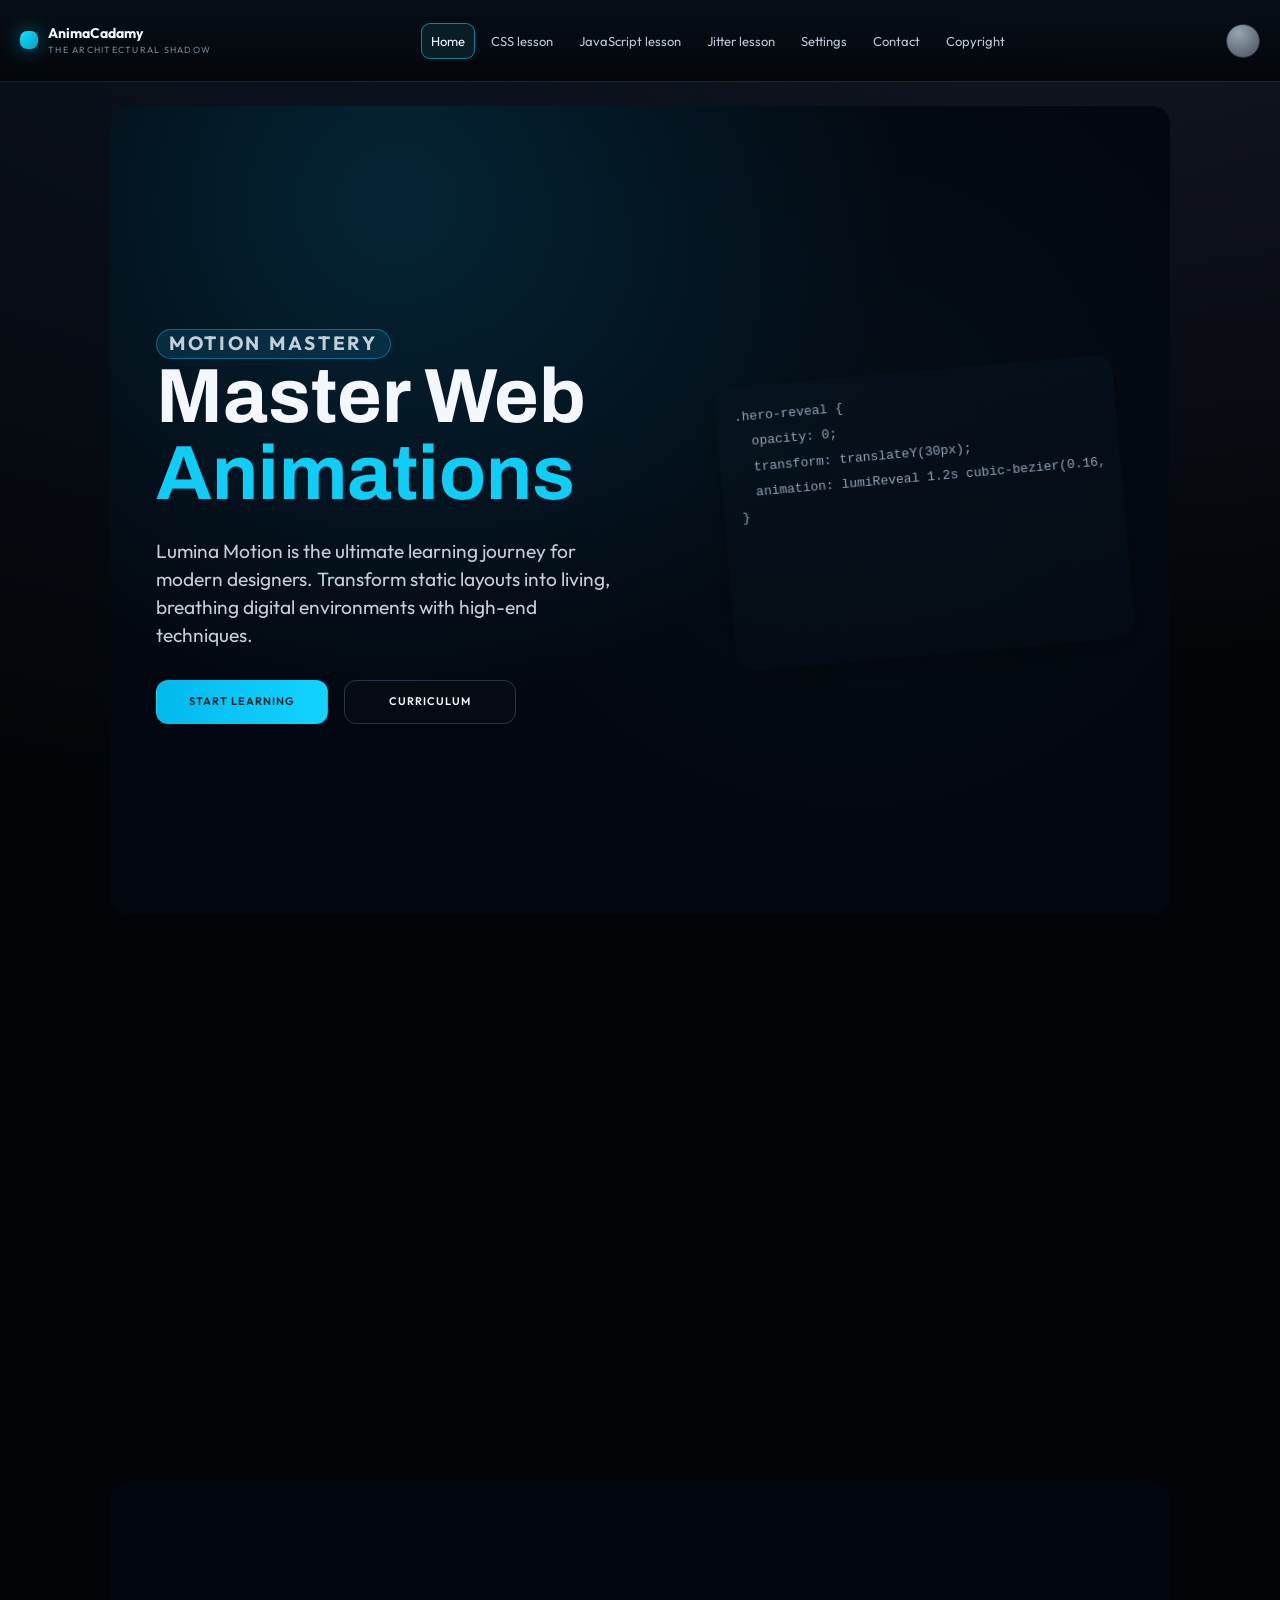
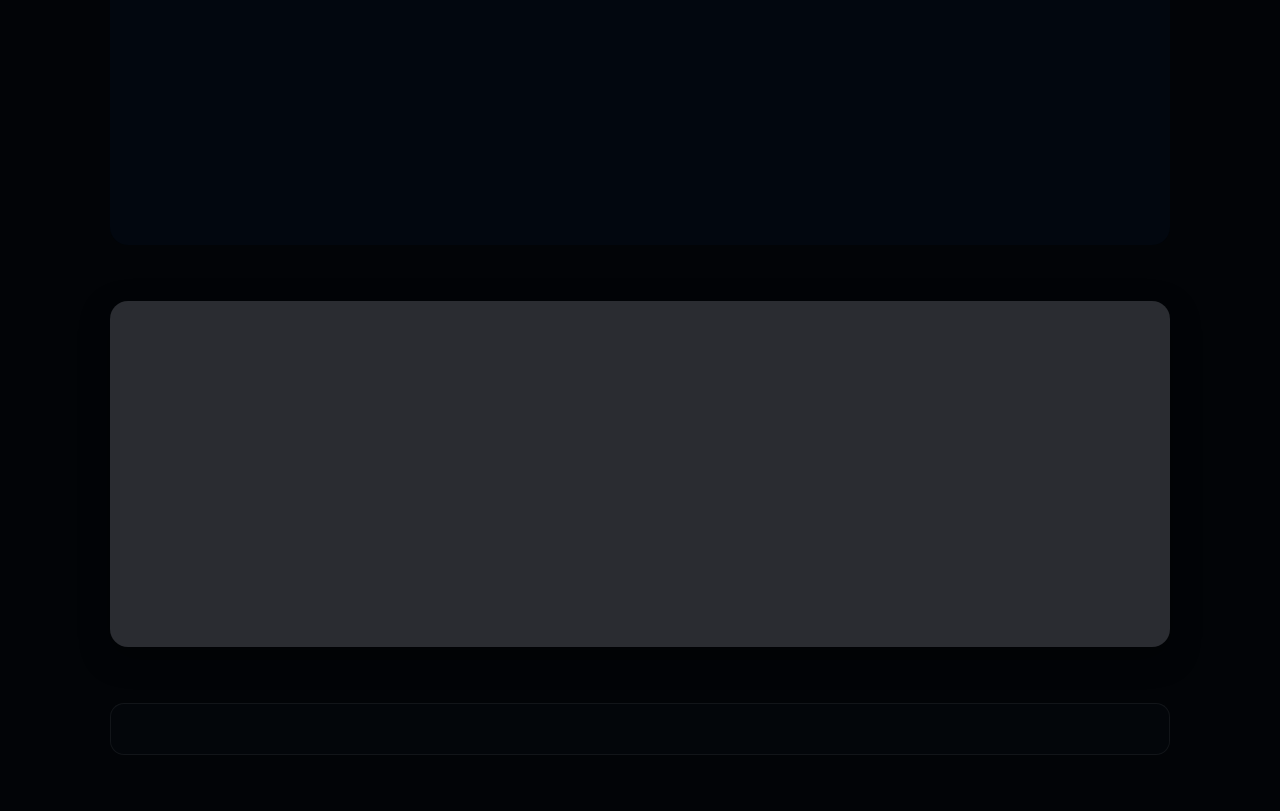
<file: index.html>
<!doctype html>
<html lang="en">
  <head>
    <meta charset="UTF-8" />
    <meta name="viewport" content="width=device-width, initial-scale=1.0" />
    <title>AnimaCadamy</title>
    <meta name="description" content="AnimaCadamy helps you master web animation with guided CSS and JavaScript lessons." />
    <meta name="theme-color" content="#090d13" />
    <link rel="stylesheet" href="styles/tokens.css" />
    <link rel="stylesheet" href="styles/base.css" />
    <link rel="stylesheet" href="styles/shell.css" />
    <link rel="stylesheet" href="styles/page-home.css" />
  </head>
  <body class="page-home">
    <div class="app-shell">
      <header class="app-navbar">
        <a class="brand" href="index.html">
          <span class="brand-mark"></span>
          <div>
            <strong>AnimaCadamy</strong>
            <span>The Architectural Shadow</span>
          </div>
        </a>

        <nav class="app-nav" id="primary-navigation" aria-label="primary navigation" data-nav-menu>
          <a class="nav-link nav-link-home" href="index.html">Home</a>
          <a class="nav-link nav-link-lessons" href="lessonsCSS.html">CSS lesson</a>
          <a class="nav-link nav-link-lessons" href="lessonsJavaScript.html">JavaScript lesson</a>
          <a class="nav-link nav-link-lessons" href="lessonsJitter.html">Jitter lesson</a>
          <a class="nav-link nav-link-settings" href="settings.html">Settings</a>
          <a class="nav-link" href="contact.html">Contact</a>
          <a class="nav-link" href="copyright.html">Copyright</a>
        </nav>

        <div class="app-navbar-actions">
          <button class="menu-toggle" type="button" aria-label="Open menu" aria-expanded="false" aria-controls="primary-navigation" data-menu-toggle>
            <span class="menu-toggle__bar"></span>
            <span class="menu-toggle__bar"></span>
            <span class="menu-toggle__bar"></span>
          </button>
          <a href="account.html" aria-label="Open account settings"><div class="avatar" aria-hidden="true"></div></a>
        </div>
      </header>

      <main class="home-page">
        <section class="hero card">
          <div class="hero-copy">
            <p class="hero-kicker">Motion mastery</p>
            <h1>Master Web <span>Animations</span></h1>
            <p>
              Lumina Motion is the ultimate learning journey for modern designers. Transform static layouts into living, breathing digital environments with high-end techniques.
            </p>
            <div class="hero-actions">
              <a class="btn btn-run-cyan" href="lessonsCSS.html#lesson-1">Start Learning</a>
              <a class="btn btn-ghost" href="lessonsCSS.html">Curriculum</a>
            </div>
          </div>
          <div class="hero-code card">
            <pre><code>.hero-reveal {
  opacity: 0;
  transform: translateY(30px);
  animation: lumiReveal 1.2s cubic-bezier(0.16, 1, 0.3, 1);
}</code></pre>
          </div>
        </section>

        <section class="tracks-section">
          <div class="section-head">
            <div>
              <h2>Course Tracks</h2>
              <p>Specialized pathways designed to take you from core concepts to production-grade animation mastery.</p>
            </div>
            <a class="tracks-link" href="lessonsCSS.html">Full Curriculum →</a>
          </div>

          <div class="tracks-grid">
            <article class="track-card card" id="track-lesson-1">
              <span class="track-icon">🎬</span>
              <h3>CSS</h3>
              <p>The foundation to developing modern looking and responsive websites.</p>
              <a class="btn btn-ghost" href="lessonsCSS.html#lesson-1">Get Started</a>
            </article>
            <article class="track-card card" id="track-lesson-2">
              <span class="track-icon">JS</span>
              <h3>JavaScript</h3>
              <p>A web designers best friend for making their website interactive and functional.</p>
              <a class="btn btn-ghost" href="lessonsJavaScript.html#lesson-3" onclick="if(!LessonProgression.isLessonUnlocked(3)){event.preventDefault();alert('Complete CSS lesson first!')}">Get Started</a>
            </article>
            <article class="track-card card" id="track-lesson-3">
              <span class="track-icon">≋</span>
              <h3>Jitter</h3>
              <p>A great tool for creating simple to advanced animations to use for any project.</p>
              <a class="btn btn-ghost" href="lessonsJitter.html#lesson-5" onclick="handleJitterClick(event)">Get Started</a>
            </article>
          </div>
        </section>

        <section class="architecture-section card">
          <h2>The Learning Architecture</h2>
          <p class="architecture-subtitle">Four steps to absolute proficiency</p>
          <div class="architecture-grid">
            <article>
              <span class="step-number">1</span>
              <h3>Preview</h3>
              <p>Observe high-end animation examples in real-world apps.</p>
            </article>
            <article>
              <span class="step-number">2</span>
              <h3>Explore</h3>
              <p>Hands-on sandbox mode to tweak parameters and see live results.</p>
            </article>
            <article>
              <span class="step-number">3</span>
              <h3>Understand</h3>
              <p>Break down the mathematical physics and curves behind it.</p>
            </article>
            <article>
              <span class="step-number">4</span>
              <h3>Build</h3>
              <p>Complete a capstone project and publish to your portfolio.</p>
            </article>
          </div>
        </section>

        <section class="spotlight card">
          <div class="spotlight-copy">
            <p class="hero-kicker">Spotlight session</p>
            <h2>Pulsing effect</h2>
            <p>Stop using basic ease-in-out. Learn how to craft custom cubic-bezier strings that make your interfaces feel weighted, organic, and truly alive.</p>
            <a class="btn btn-run-cyan" href="lessonsCSS.html#lesson-1">Access Lesson</a>
          </div>
          <div class="spotlight-preview">
            <div class="pulse-dot"></div>
          </div>
        </section>

        <footer class="home-footer">
          <span>© 2024 Anima Cadamy</span>
          <a href="copyright.html">Legal</a>
          <a href="contact.html">Contact</a>
          <span>Crafted for everyone</span>
        </footer>
      </main>
    </div>

    <!-- Jitter Access Denied Modal -->
    <div id="jitterLockedModal" class="modal" style="display: none;">
      <div class="modal-overlay"></div>
      <div class="modal-content" style="max-width: 400px;">
        <div class="locked-message">
          <div class="lock-icon">🔒</div>
          <h2>Jitter Lessons Locked</h2>
          <p>You have to buy Architect Pro to access this course.</p>
          <p class="locked-description">Unlock Lessons 5 & 6 and master advanced jitter animations with your pro subscription.</p>
          
          <div class="modal-actions">
            <button type="button" class="btn btn-ghost" id="closeLocked">Close</button>
            <button type="button" class="btn btn-run-cyan" id="buyFromLocked">Buy Architect Pro</button>
          </div>
        </div>
      </div>
    </div>

    <script src="js/app.js"></script>
  </body>
</html>
</file>
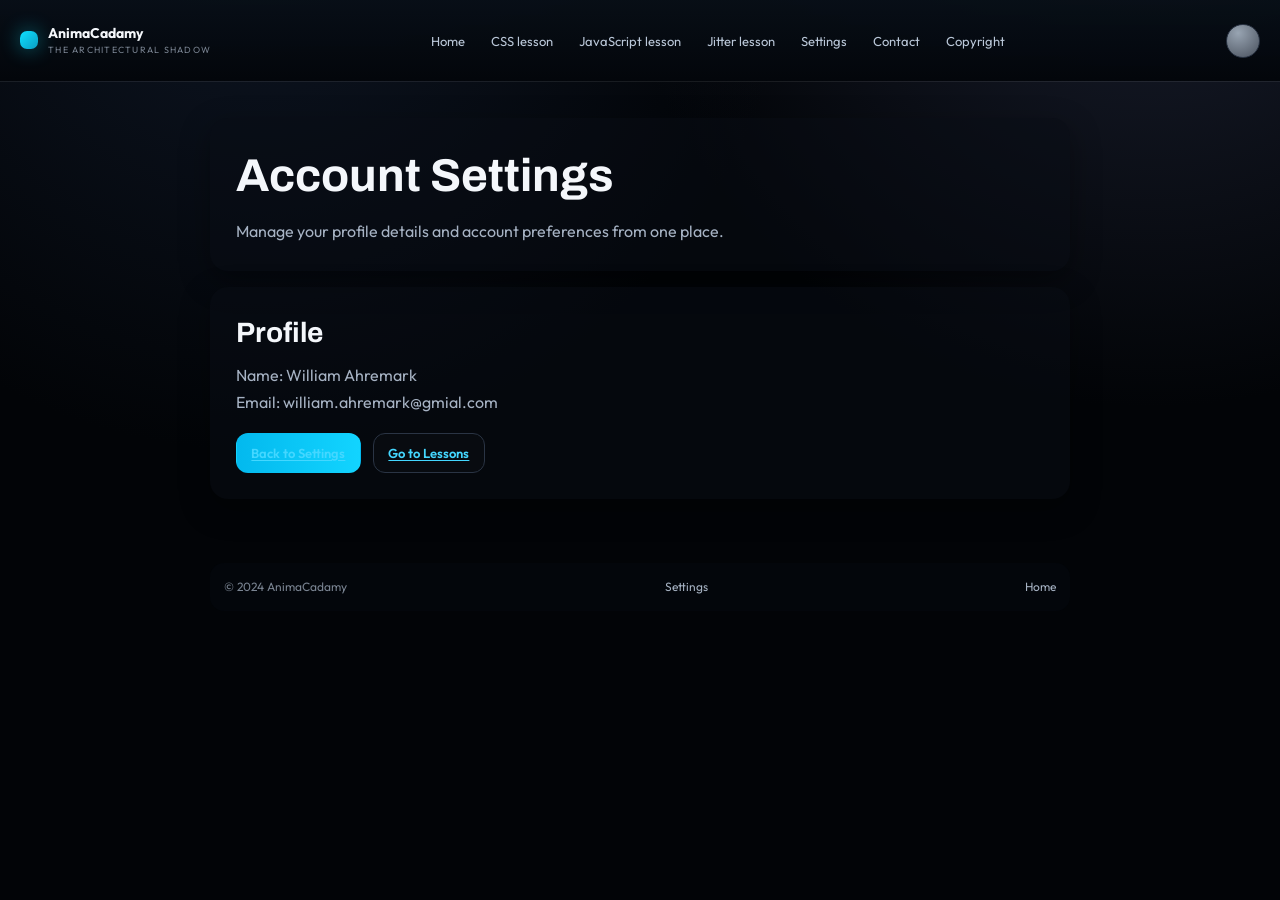
<file: account.html>
<!doctype html>
<html lang="en">
  <head>
    <meta charset="UTF-8" />
    <meta name="viewport" content="width=device-width, initial-scale=1.0" />
    <title>Account Settings</title>
    <meta name="description" content="Manage your AnimaCadamy profile details and preferences." />
    <meta name="theme-color" content="#090d13" />
    <link rel="stylesheet" href="styles/tokens.css" />
    <link rel="stylesheet" href="styles/base.css" />
    <link rel="stylesheet" href="styles/shell.css" />
    <link rel="stylesheet" href="styles/page-basic.css" />
  </head>
  <body class="page-account">
    <div class="app-shell">
      <header class="app-navbar">
        <a class="brand" href="index.html">
          <span class="brand-mark"></span>
          <div>
            <strong>AnimaCadamy</strong>
            <span>The Architectural Shadow</span>
          </div>
        </a>

        <nav class="app-nav" id="primary-navigation" aria-label="primary navigation" data-nav-menu>
          <a class="nav-link nav-link-home" href="index.html">Home</a>
          <a class="nav-link nav-link-lessons" href="lessonsCSS.html">CSS lesson</a>
          <a class="nav-link nav-link-lessons" href="lessonsJavaScript.html">JavaScript lesson</a>
          <a class="nav-link" href="lessonsJitter.html">Jitter lesson</a>
          <a class="nav-link nav-link-settings" href="settings.html">Settings</a>
          <a class="nav-link" href="contact.html">Contact</a>
          <a class="nav-link" href="copyright.html">Copyright</a>
        </nav>

        <div class="app-navbar-actions">
          <button class="menu-toggle" type="button" aria-label="Open menu" aria-expanded="false" aria-controls="primary-navigation" data-menu-toggle>
            <span class="menu-toggle__bar"></span>
            <span class="menu-toggle__bar"></span>
            <span class="menu-toggle__bar"></span>
          </button>
          <a href="account.html" aria-label="Open account settings"><div class="avatar" aria-hidden="true"></div></a>
        </div>
      </header>

      <main class="page-basic">
        <section class="card basic-card">
          <h1>Account Settings</h1>
          <p>Manage your profile details and account preferences from one place.</p>
        </section>

        <section class="card basic-card">
          <h2>Profile</h2>
          <p>Name: William Ahremark</p>
          <p>Email: william.ahremark@gmial.com</p>
          <div class="form-actions" style="margin-top: 14px;">
            <a class="btn btn-run-cyan" href="settings.html">Back to Settings</a>
            <a class="btn btn-ghost" href="lessonsCSS.html">Go to Lessons</a>
          </div>
        </section>
      </main>

      <footer class="compact-footer">
        <span>© 2024 AnimaCadamy</span>
        <a href="settings.html">Settings</a>
        <a href="index.html">Home</a>
      </footer>
    </div>

    <script src="js/app.js"></script>
  </body>
</html>
</file>
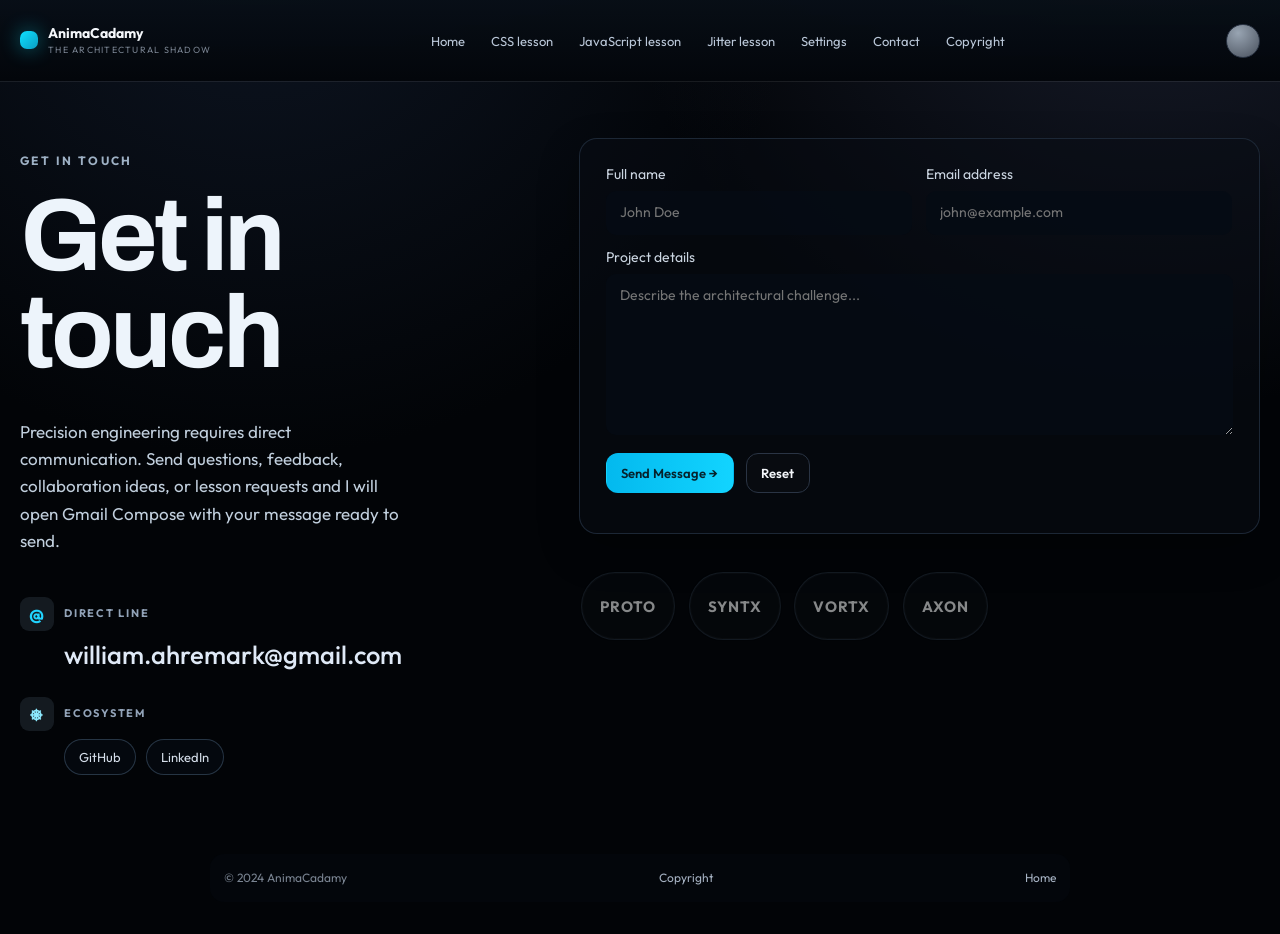
<file: contact.html>
<!doctype html>
<html lang="en">
  <head>
    <meta charset="UTF-8" />
    <meta name="viewport" content="width=device-width, initial-scale=1.0" />
    <title>Contact</title>
    <meta name="description" content="Contact AnimaCadamy for feedback, collaboration, and support." />
    <meta name="theme-color" content="#090d13" />
    <link rel="stylesheet" href="styles/tokens.css" />
    <link rel="stylesheet" href="styles/base.css" />
    <link rel="stylesheet" href="styles/shell.css" />
    <link rel="stylesheet" href="styles/page-basic.css" />
  </head>
  <body class="page-contact">
    <div class="app-shell">
      <header class="app-navbar">
        <a class="brand" href="index.html">
          <span class="brand-mark"></span>
          <div>
            <strong>AnimaCadamy</strong>
            <span>The Architectural Shadow</span>
          </div>
        </a>

        <nav class="app-nav" id="primary-navigation" aria-label="primary navigation" data-nav-menu>
          <a class="nav-link nav-link-home" href="index.html">Home</a>
          <a class="nav-link nav-link-lessons" href="lessonsCSS.html">CSS lesson</a>
          <a class="nav-link nav-link-lessons" href="lessonsJavaScript.html">JavaScript lesson</a>
          <a class="nav-link" href="lessonsJitter.html">Jitter lesson</a>
          <a class="nav-link nav-link-settings" href="settings.html">Settings</a>
          <a class="nav-link" href="contact.html">Contact</a>
          <a class="nav-link" href="copyright.html">Copyright</a>
        </nav>

        <div class="app-navbar-actions">
          <button class="menu-toggle" type="button" aria-label="Open menu" aria-expanded="false" aria-controls="primary-navigation" data-menu-toggle>
            <span class="menu-toggle__bar"></span>
            <span class="menu-toggle__bar"></span>
            <span class="menu-toggle__bar"></span>
          </button>
          <a href="settings.html" aria-label="Open account settings"><div class="avatar" aria-hidden="true"></div></a>
        </div>
      </header>

      <main class="page-basic contact-layout">
        <section class="contact-intro">
          <p class="contact-kicker">Get in touch</p>
          <h1>Get in touch</h1>
          <p class="contact-summary">
            Precision engineering requires direct communication. Send questions, feedback, collaboration ideas, or lesson requests and I will open Gmail Compose with your message ready to send.
          </p>

          <div class="contact-info-card">
            <div class="contact-info-item">
              <p class="contact-info-label">Direct line</p>
              <a class="contact-info-value" href="mailto:william.ahremark@gmail.com">william.ahremark@gmail.com</a>
            </div>

            <div class="contact-info-item">
              <p class="contact-info-label">Ecosystem</p>
              <div class="contact-social-row" aria-label="social links">
                <a class="contact-social-pill" href="https://github.com/" target="_blank" rel="noopener noreferrer">GitHub</a>
                <a class="contact-social-pill" href="https://www.linkedin.com/" target="_blank" rel="noopener noreferrer">LinkedIn</a>
              </div>
            </div>
          </div>
        </section>

        <section class="contact-stack">
          <section class="card basic-card contact-panel">
            <form id="contactForm" class="form-grid contact-form">
            <div class="contact-form-grid">
              <label>
                Full name
                <input name="name" type="text" placeholder="John Doe" autocomplete="name" required />
              </label>
              <label>
                Email address
                <input name="email" type="email" placeholder="john@example.com" autocomplete="email" required />
              </label>
            </div>

            <label>
              Project details
              <textarea name="message" rows="7" placeholder="Describe the architectural challenge..." autocomplete="off" required></textarea>
            </label>

            <div class="form-actions contact-actions">
              <button class="btn btn-run-cyan" type="submit">Send Message →</button>
              <button class="btn btn-ghost" type="reset">Reset</button>
            </div>

            <p id="contactResult" class="muted" aria-live="polite"></p>
          </form>
          </section>

          <div class="contact-token-row" aria-label="Contact strengths">
            <span class="contact-token">PROTO</span>
            <span class="contact-token">SYNTX</span>
            <span class="contact-token">VORTX</span>
            <span class="contact-token">AXON</span>
          </div>
        </section>
      </main>

      <footer class="compact-footer">
        <span>© 2024 AnimaCadamy</span>
        <a href="copyright.html">Copyright</a>
        <a href="index.html">Home</a>
      </footer>
    </div>

    <script src="js/app.js"></script>
    <script>
      const contactForm = document.getElementById('contactForm');
      const result = document.getElementById('contactResult');
      const recipient = 'william.ahremark@gmail.com';

      const buildGmailUrl = ({ name, email, message }) => {
        const subject = encodeURIComponent(`AnimaCadamy contact from ${name || 'Visitor'}`);
        const body = encodeURIComponent(`Name: ${name || ''}\nEmail: ${email || ''}\n\nMessage:\n${message || ''}`);
        return `https://mail.google.com/mail/?view=cm&fs=1&to=${encodeURIComponent(recipient)}&su=${subject}&body=${body}`;
      };

      if (contactForm && result) {
        contactForm.addEventListener('submit', (event) => {
          event.preventDefault();
          const formData = new FormData(contactForm);
          const url = buildGmailUrl({
            name: formData.get('name'),
            email: formData.get('email'),
            message: formData.get('message')
          });

          result.textContent = 'Opening Gmail Compose with your message...';
          window.open(url, '_blank', 'noopener,noreferrer');
        });
      }
    </script>
  </body>
</html>
</file>
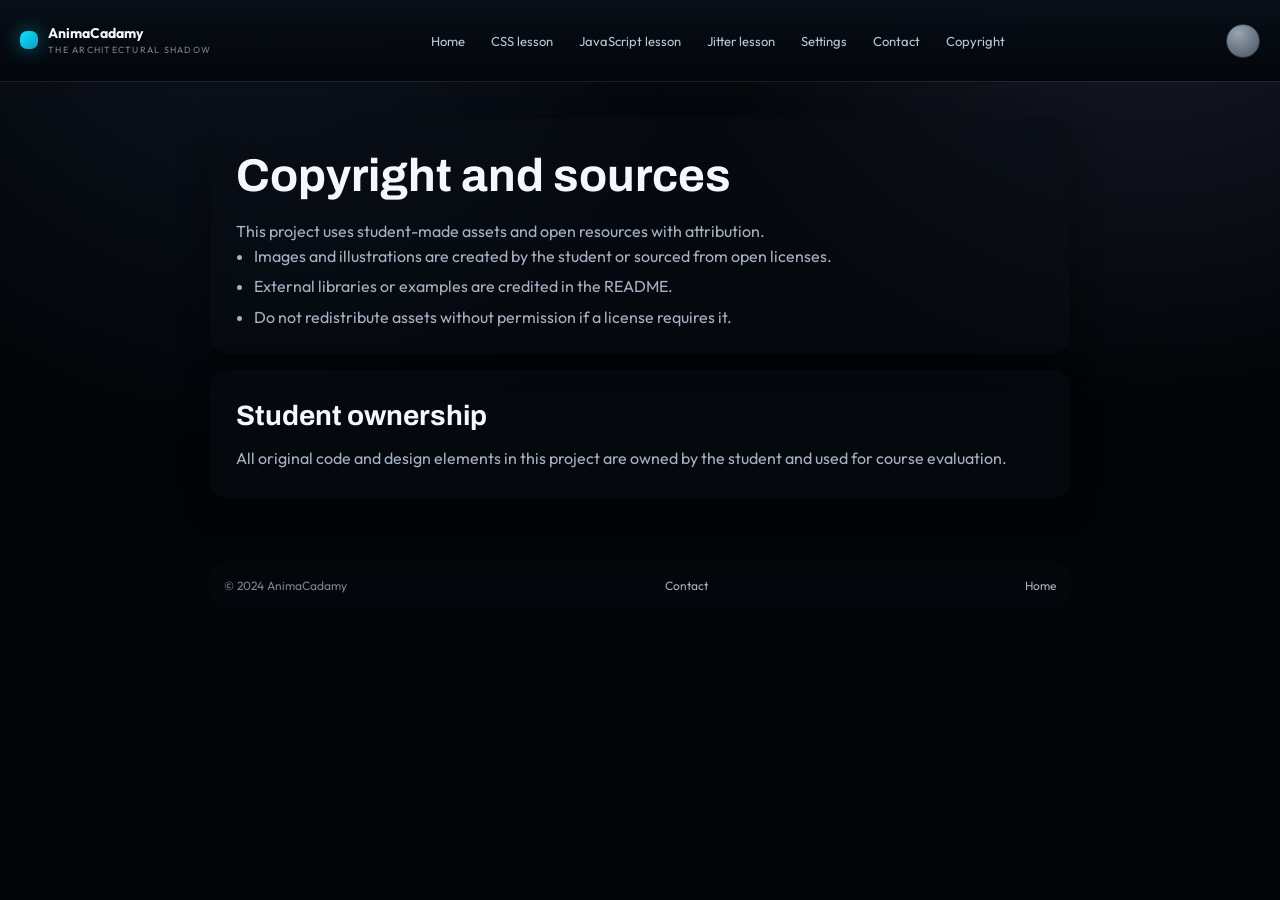
<file: copyright.html>
<!doctype html>
<html lang="en">
  <head>
    <meta charset="UTF-8" />
    <meta name="viewport" content="width=device-width, initial-scale=1.0" />
    <title>Copyright</title>
    <meta name="description" content="Copyright and licensing information for AnimaCadamy content." />
    <meta name="theme-color" content="#090d13" />
    <link rel="stylesheet" href="styles/tokens.css" />
    <link rel="stylesheet" href="styles/base.css" />
    <link rel="stylesheet" href="styles/shell.css" />
    <link rel="stylesheet" href="styles/page-basic.css" />
  </head>
  <body class="page-copyright">
    <div class="app-shell">
      <header class="app-navbar">
        <a class="brand" href="index.html">
          <span class="brand-mark"></span>
          <div>
            <strong>AnimaCadamy</strong>
            <span>The Architectural Shadow</span>
          </div>
        </a>

        <nav class="app-nav" id="primary-navigation" aria-label="primary navigation" data-nav-menu>
          <a class="nav-link nav-link-home" href="index.html">Home</a>
          <a class="nav-link nav-link-lessons" href="lessonsCSS.html">CSS lesson</a>
          <a class="nav-link nav-link-lessons" href="lessonsJavaScript.html">JavaScript lesson</a>
          <a class="nav-link" href="lessonsJitter.html">Jitter lesson</a>
          <a class="nav-link nav-link-settings" href="settings.html">Settings</a>
          <a class="nav-link" href="contact.html">Contact</a>
          <a class="nav-link" href="copyright.html">Copyright</a>
        </nav>

        <div class="app-navbar-actions">
          <button class="menu-toggle" type="button" aria-label="Open menu" aria-expanded="false" aria-controls="primary-navigation" data-menu-toggle>
            <span class="menu-toggle__bar"></span>
            <span class="menu-toggle__bar"></span>
            <span class="menu-toggle__bar"></span>
          </button>
          <a href="settings.html" aria-label="Open account settings"><div class="avatar" aria-hidden="true"></div></a>
        </div>
      </header>

      <main class="page-basic">
        <section class="card basic-card">
          <h1>Copyright and sources</h1>
          <p>This project uses student-made assets and open resources with attribution.</p>
          <ul class="info-list">
            <li>Images and illustrations are created by the student or sourced from open licenses.</li>
            <li>External libraries or examples are credited in the README.</li>
            <li>Do not redistribute assets without permission if a license requires it.</li>
          </ul>
        </section>

        <section class="card basic-card">
          <h2>Student ownership</h2>
          <p>All original code and design elements in this project are owned by the student and used for course evaluation.</p>
        </section>
      </main>

      <footer class="compact-footer">
        <span>© 2024 AnimaCadamy</span>
        <a href="contact.html">Contact</a>
        <a href="index.html">Home</a>
      </footer>
    </div>

    <script src="js/app.js"></script>
  </body>
</html>
</file>
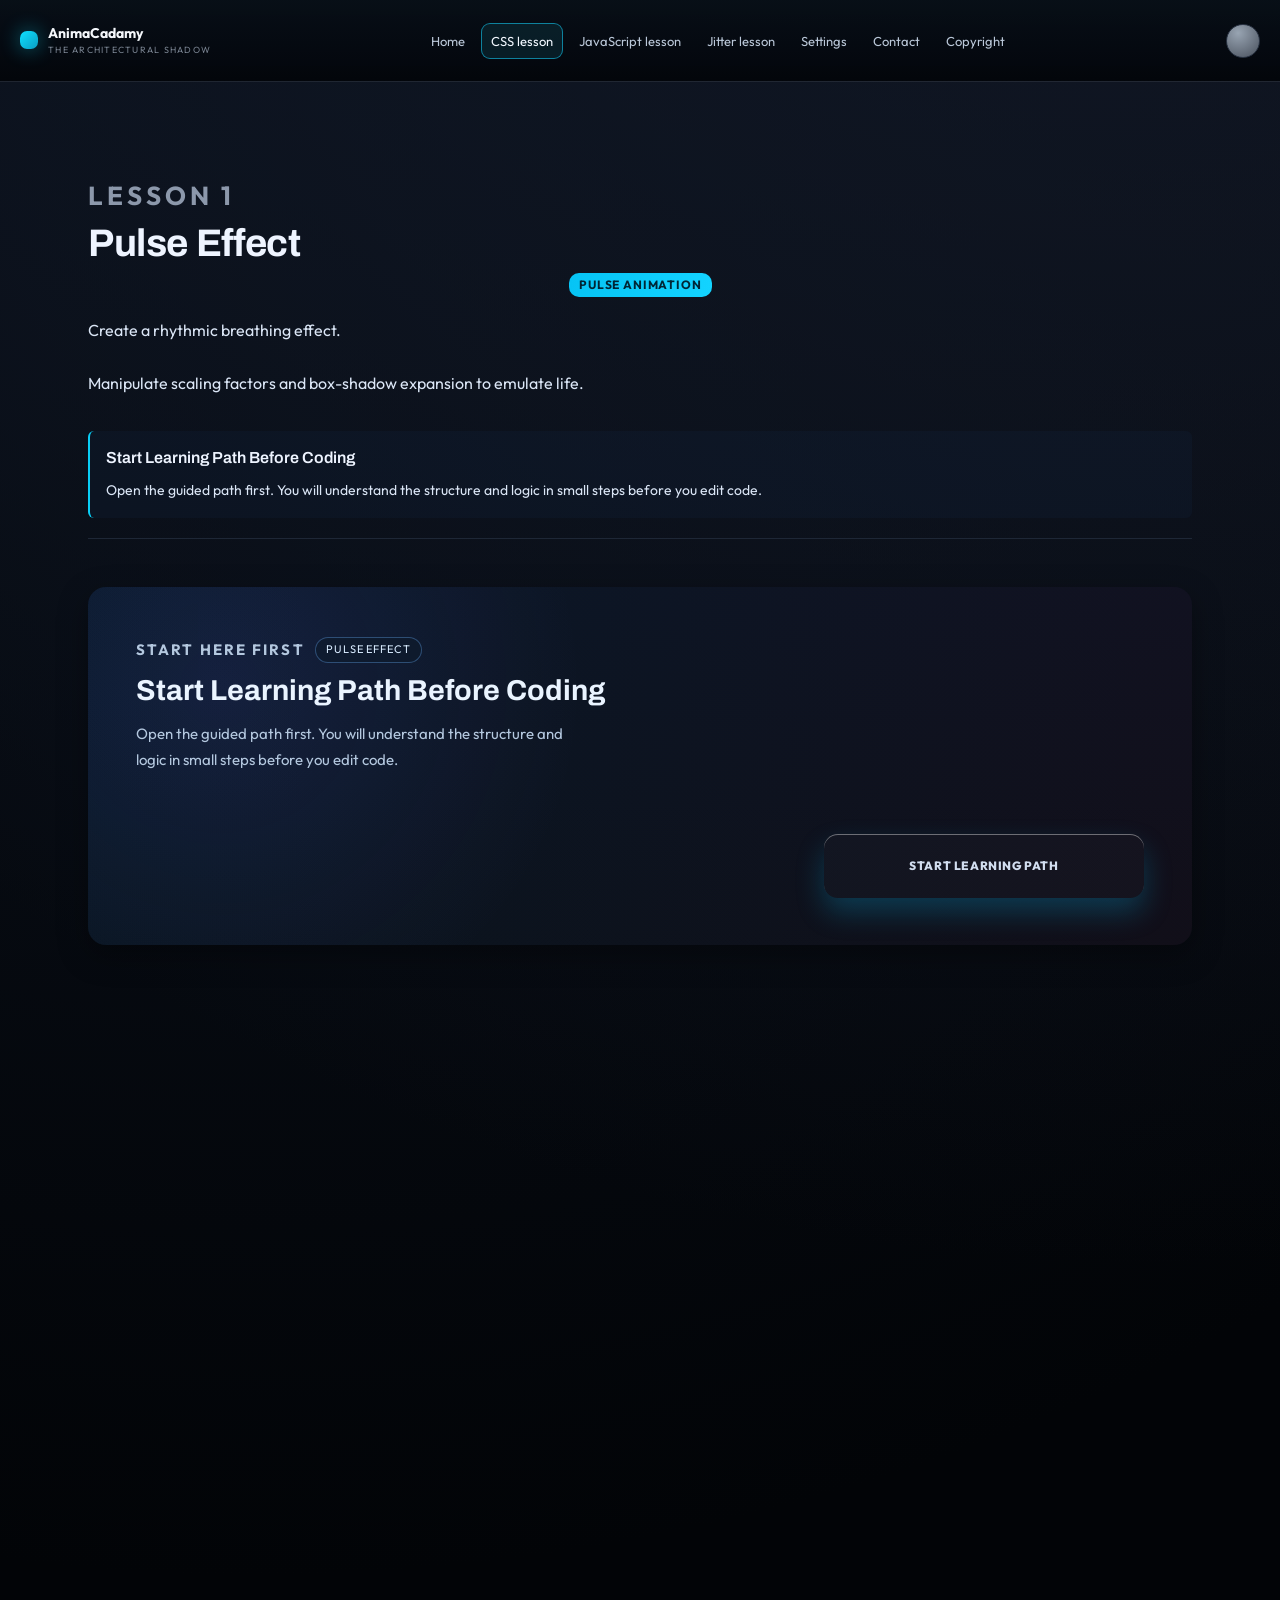
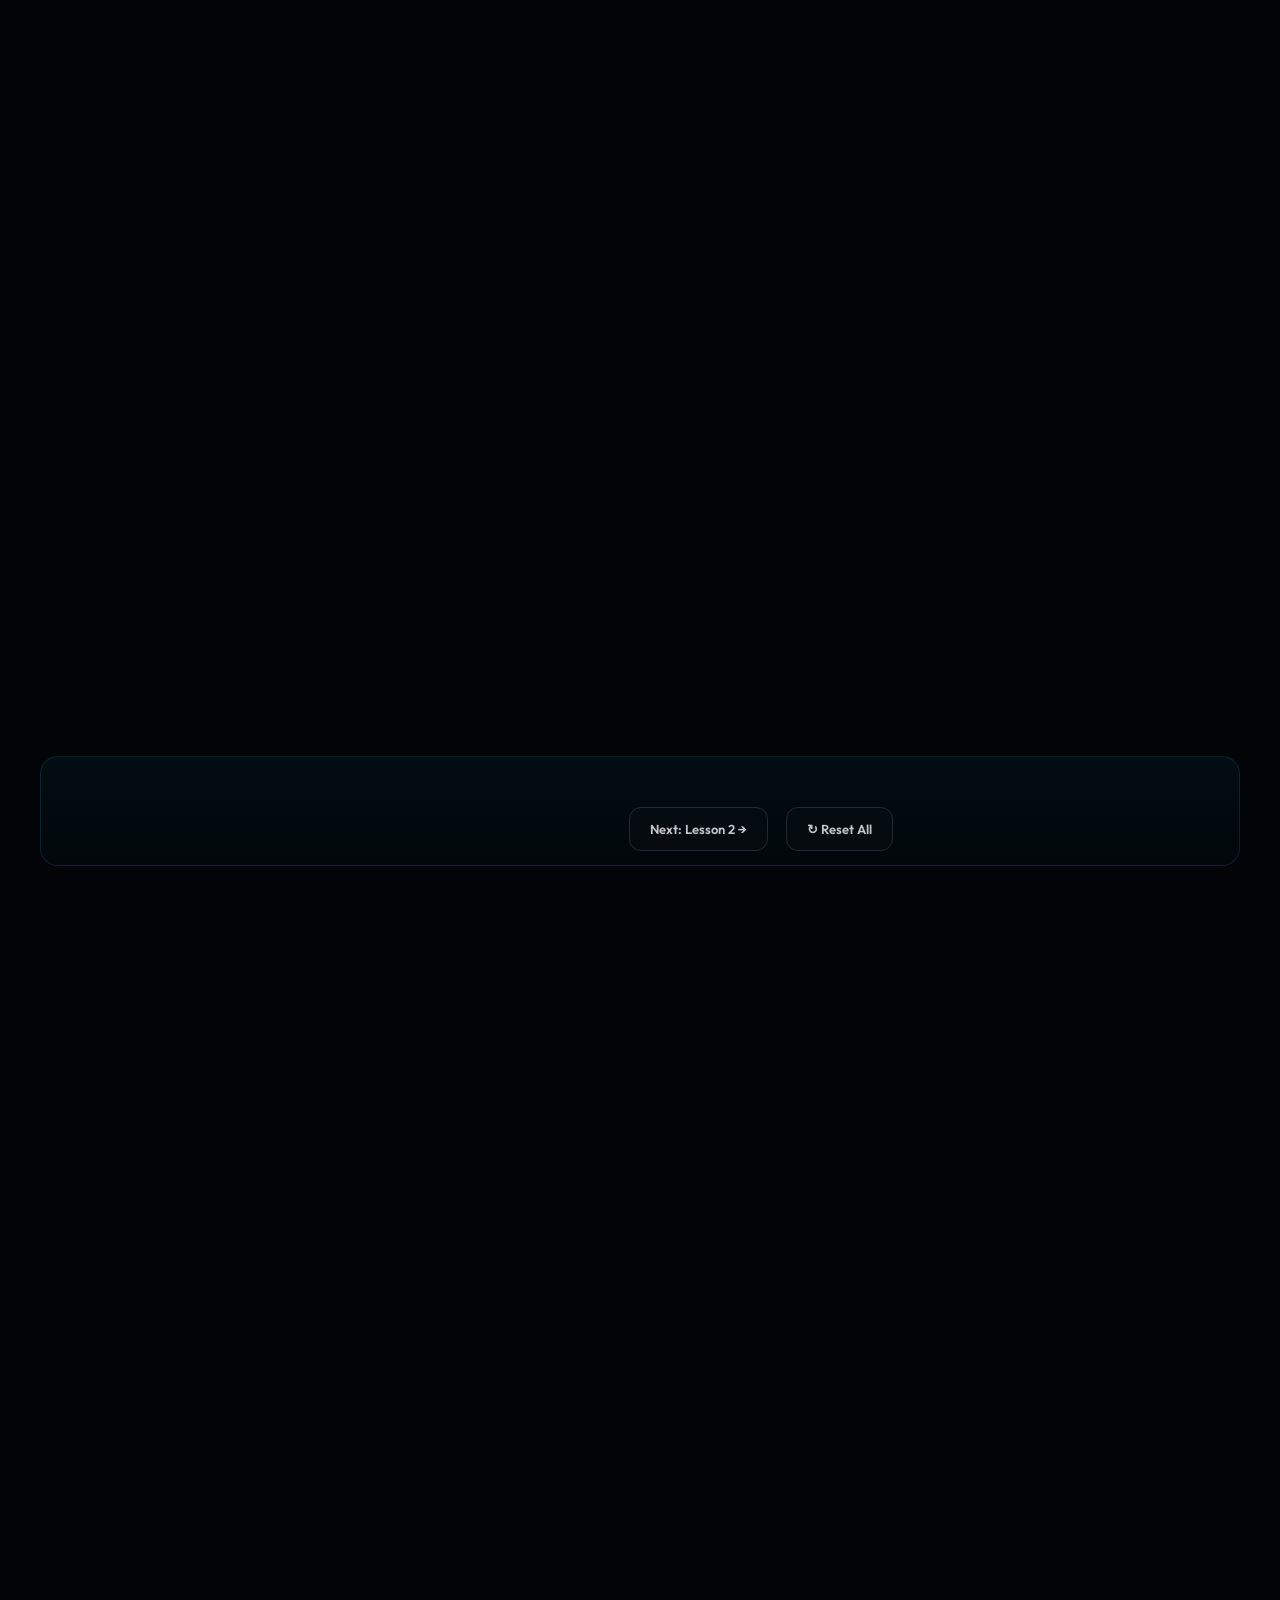
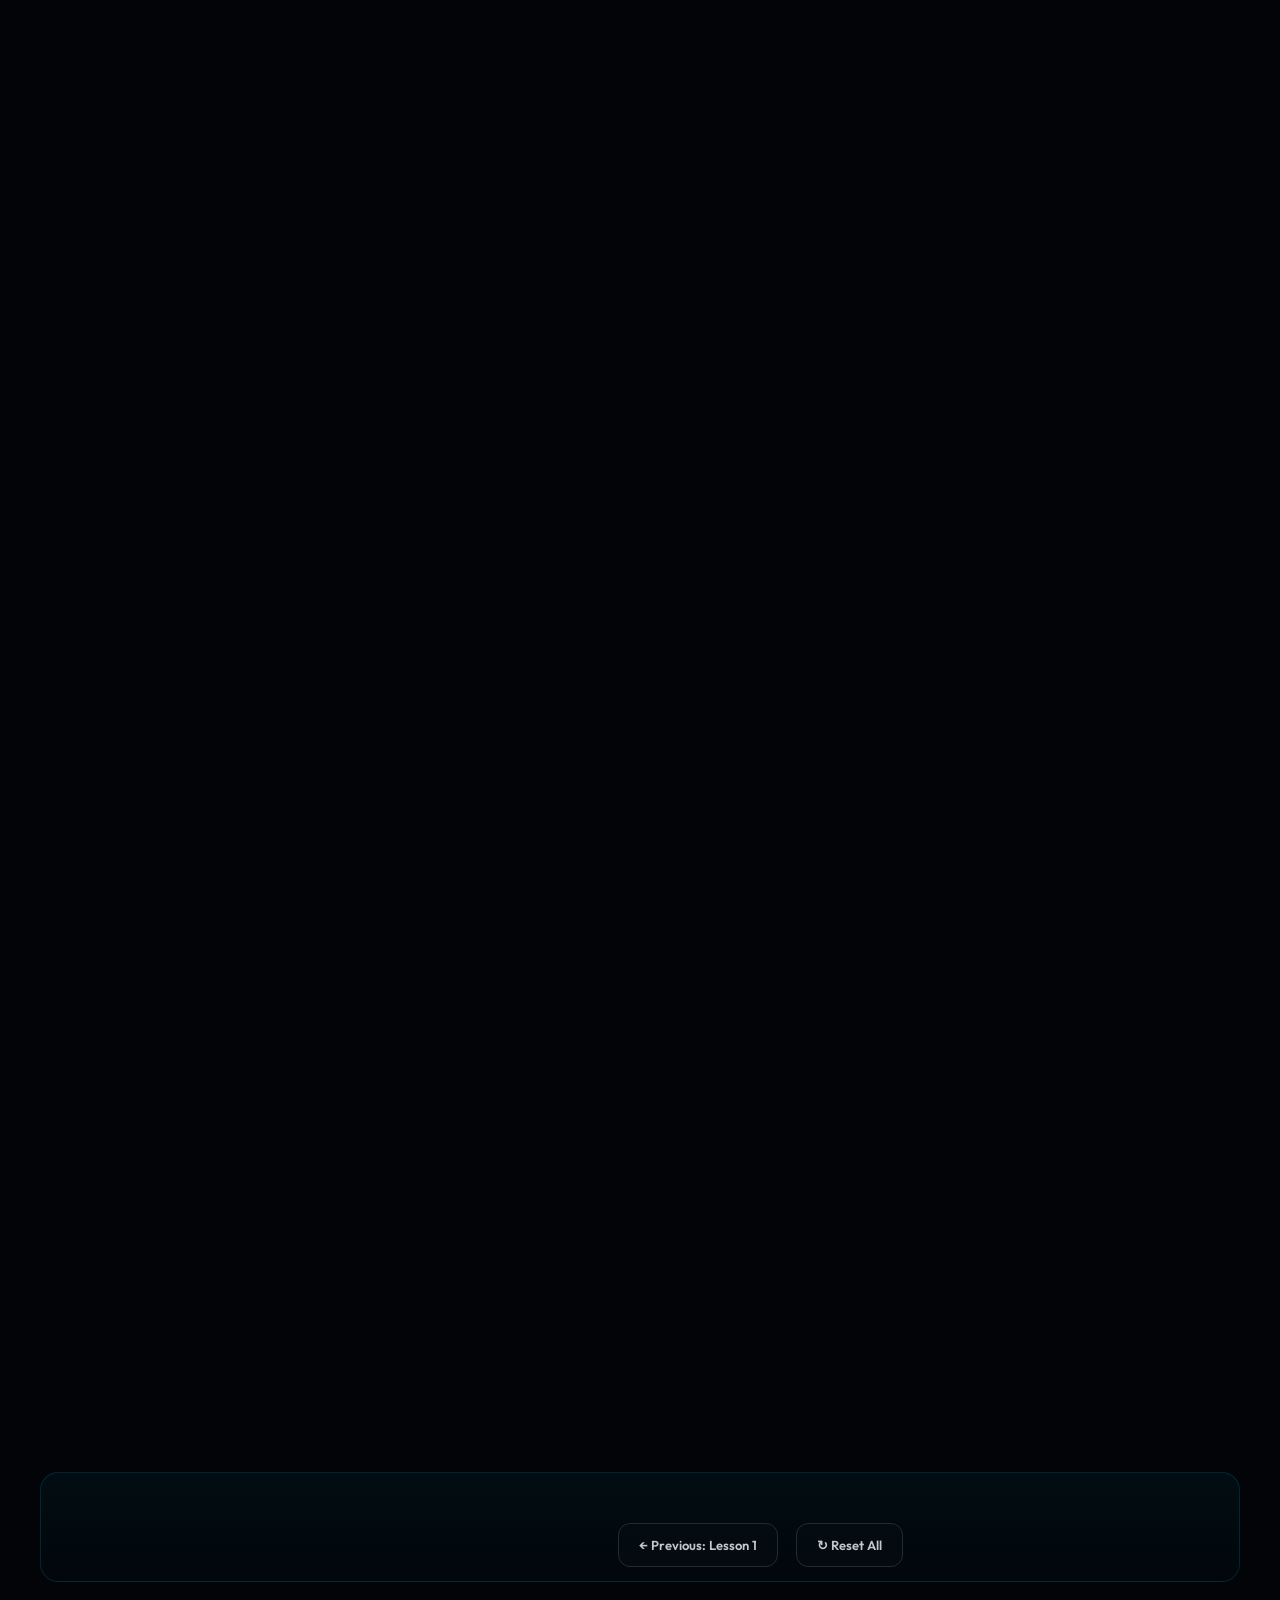
<file: lessonsCSS.html>
<!doctype html>
<html lang="en">
  <head>
    <meta charset="UTF-8" />
    <meta name="viewport" content="width=device-width, initial-scale=1.0" />
    <title>CSS Animations Lessons</title>
    <meta name="description" content="CSS animation lessons and guided learning paths from AnimaCadamy." />
    <meta name="theme-color" content="#090d13" />
    <link rel="stylesheet" href="styles/tokens.css" />
    <link rel="stylesheet" href="styles/base.css" />
    <link rel="stylesheet" href="styles/shell.css" />
    <link rel="stylesheet" href="styles/page-lessons.css" />
  </head>
  <body class="page-lessons page-lessons-css">
    <div class="app-shell">
      <header class="app-navbar">
        <a class="brand" href="index.html">
          <span class="brand-mark"></span>
          <div>
            <strong>AnimaCadamy</strong>
            <span>The Architectural Shadow</span>
          </div>
        </a>

        <nav class="app-nav" id="primary-navigation" aria-label="primary navigation" data-nav-menu>
          <a class="nav-link nav-link-home" href="index.html">Home</a>
          <a class="nav-link nav-link-css" href="lessonsCSS.html">CSS lesson</a>
          <a class="nav-link nav-link-javascript" href="lessonsJavaScript.html">JavaScript lesson</a>
          <a class="nav-link" href="lessonsJitter.html">Jitter lesson</a>
          <a class="nav-link nav-link-settings" href="settings.html">Settings</a>
          <a class="nav-link" href="contact.html">Contact</a>
          <a class="nav-link" href="copyright.html">Copyright</a>
        </nav>

        <div class="app-navbar-actions">
          <button class="menu-toggle" type="button" aria-label="Open menu" aria-expanded="false" aria-controls="primary-navigation" data-menu-toggle>
            <span class="menu-toggle__bar"></span>
            <span class="menu-toggle__bar"></span>
            <span class="menu-toggle__bar"></span>
          </button>
          <a href="settings.html" aria-label="Open account settings"><div class="avatar" aria-hidden="true"></div></a>
        </div>
      </header>

      <main class="page lessons-page">
        <section class="lesson-stack">
          <article class="lesson" id="lesson-1" data-accent="cyan" data-lesson-id="1">
            <aside class="lesson-sidebar">
              <div class="lesson-header">
                <span class="lesson-number">LESSON 1</span>
                <h2 class="lesson-title">Pulse Effect</h2>
                <span class="badge badge-cyan">Pulse animation</span>
              </div>
              
              <div class="lesson-description">
                <p class="lesson-copy">
                  Create a rhythmic breathing effect.
                </p>
                <p class="lesson-copy">
                  Manipulate scaling factors and box-shadow expansion to emulate life.
                </p>
              </div>
              
              <div class="learning-path-intro">
                <h3>Start Learning Path Before Coding</h3>
                <p>Open the guided path first. You will understand the structure and logic in small steps before you edit code.</p>
              </div>
              
              <button class="btn hint hint-more-btn" type="button">Open Learning Path</button>
              
              <div class="visual-reference-small">
                <p class="sidebar-label">Visual reference</p>
                <div class="visual-card">
                  <div class="pulse-dot"></div>
                </div>
              </div>
            </aside>

            <div class="lesson-main">
              <div class="editor-shell card">
                <div class="editor-header">
                  <div class="tabs">
                    <button class="tab active" data-tab="css" type="button">styles.css</button>
                    <button class="tab" data-tab="html" type="button">index.html</button>
                  </div>
                  <button class="btn-outline" type="button">View original code</button>
                </div>

                <div class="editor-body">
                  <textarea class="code-pane" data-pane="css" spellcheck="false"></textarea>
                  <textarea class="code-pane hidden" data-pane="html" spellcheck="false"></textarea>
                </div>

                <div class="editor-footer">
                  <div class="editor-actions">
                    <button class="btn btn-ghost" data-action="reset" type="button">Reset</button>
                    <button class="btn btn-run-cyan" data-action="run" type="button">▶ Run</button>
                  </div>
                </div>
              </div>

              <div class="preview-shell card">
                <div class="preview-head">
                  <p class="preview-title">Your preview</p>
                  <span class="preview-dot"></span>
                </div>
                <div class="preview-frame">
                  <iframe title="Lesson 1 preview"></iframe>
                </div>
              </div>
            </div>
          </article>

          <!-- Lesson 1 Controls -->
          <div class="lesson-controls" id="lesson-1-controls" data-lesson-id="1">
            <button class="btn btn-run-cyan" onclick="LessonProgression.completeLessonAndUnlockNext(1)">✓ Complete Lesson & Continue</button>
            <button class="btn btn-ghost" onclick="location.href='#lesson-2'">Next: Lesson 2 →</button>
            <button class="btn btn-ghost" onclick="if(confirm('Reset all lessons to start over?')) LessonProgression.resetAllLessons()">↻ Reset All</button>
          </div>

          <article class="lesson" data-accent="amber" data-lesson-id="2">
            <aside class="lesson-sidebar">
              <div class="lesson-header">
                <span class="lesson-number">LESSON 2</span>
                <h2 class="lesson-title">Morphing Glow</h2>
                <span class="badge badge-amber">Morph animation</span>
              </div>
              
              <div class="lesson-description">
                <p class="lesson-copy">
                  Create a smooth transition between a square and a circle while applying a dynamic box-shadow glow.
                </p>
              </div>
              
              <div class="learning-path-intro">
                <h3>Start Learning Path Before Coding</h3>
                <p>Open the guided path first. You will understand the structure and logic in small steps before you edit code.</p>
              </div>
              
              <button class="btn hint hint-more-btn" type="button">Open Learning Path</button>
              
              <div class="visual-reference-small">
                <p class="sidebar-label">Visual reference</p>
                <div class="visual-card">
                  <div class="morph-shape"></div>
                </div>
              </div>
            </aside>

            <div class="lesson-main">
              <div class="editor-shell card">
                <div class="editor-header">
                  <div class="tabs">
                    <button class="tab active" data-tab="css" type="button">styles.css</button>
                    <button class="tab" data-tab="html" type="button">index.html</button>
                  </div>
                  <button class="btn-outline" type="button">View original code</button>
                </div>

                <div class="editor-body">
                  <textarea class="code-pane" data-pane="css" spellcheck="false"></textarea>
                  <textarea class="code-pane hidden" data-pane="html" spellcheck="false"></textarea>
                </div>

                <div class="editor-footer">
                  <div class="editor-actions">
                    <button class="btn btn-ghost" data-action="reset" type="button">Reset</button>
                    <button class="btn btn-run-amber" data-action="run" type="button">▶ Run</button>
                  </div>
                </div>
              </div>

              <div class="preview-shell card">
                <div class="preview-head">
                  <p class="preview-title">Your preview</p>
                  <span class="preview-dot"></span>
                </div>
                <div class="preview-frame">
                  <iframe title="Lesson 2 preview"></iframe>
                </div>
              </div>
            </div>
          </article>

          <!-- Lesson 2 Controls -->
          <div class="lesson-controls" id="lesson-2-controls" data-lesson-id="2">
            <button class="btn btn-run-amber" onclick="LessonProgression.completeLessonAndUnlockNext(2)">✓ Complete Lesson & Continue</button>
            <button class="btn btn-ghost" onclick="location.href='#lesson-1'">← Previous: Lesson 1</button>
            <button class="btn btn-ghost" onclick="if(confirm('Reset all lessons to start over?')) LessonProgression.resetAllLessons()">↻ Reset All</button>
          </div>
        </section>
      </main>
    </div>

    <script src="js/app.js"></script>
  </body>
</html>
</file>
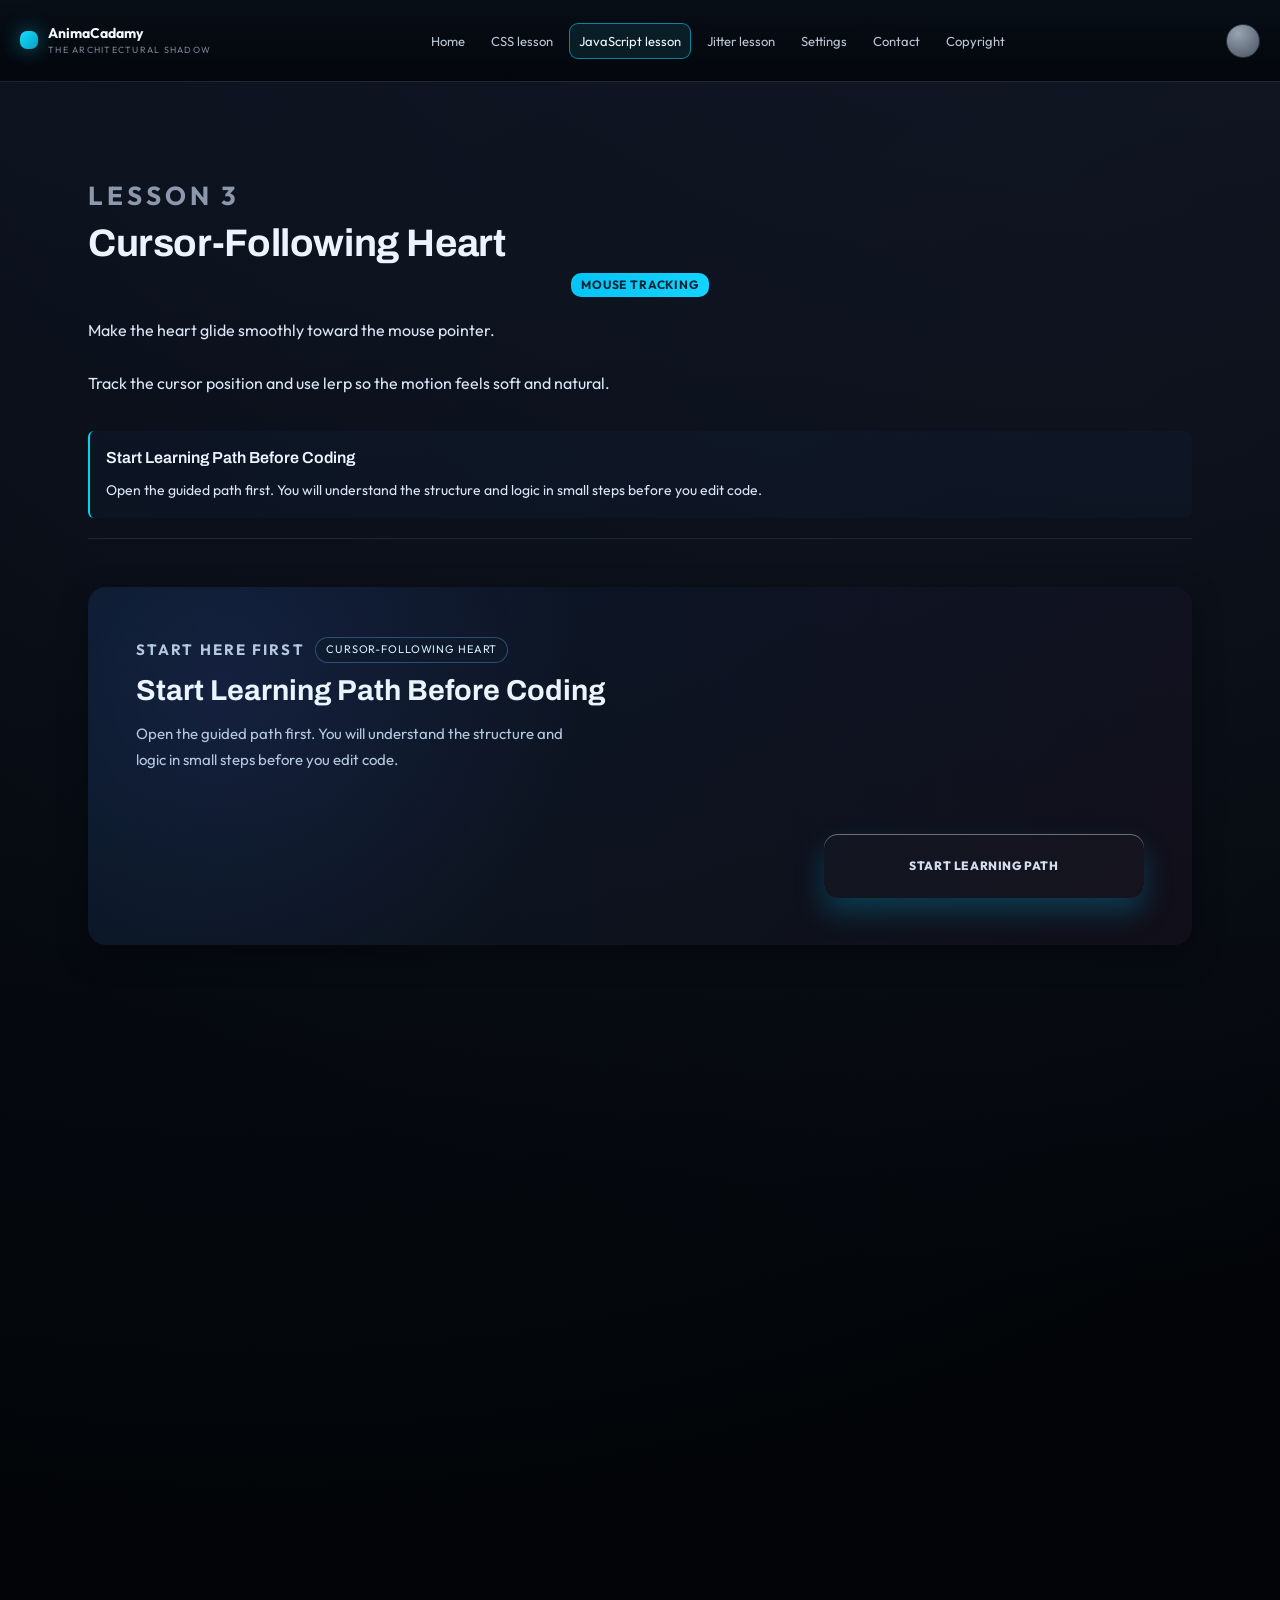
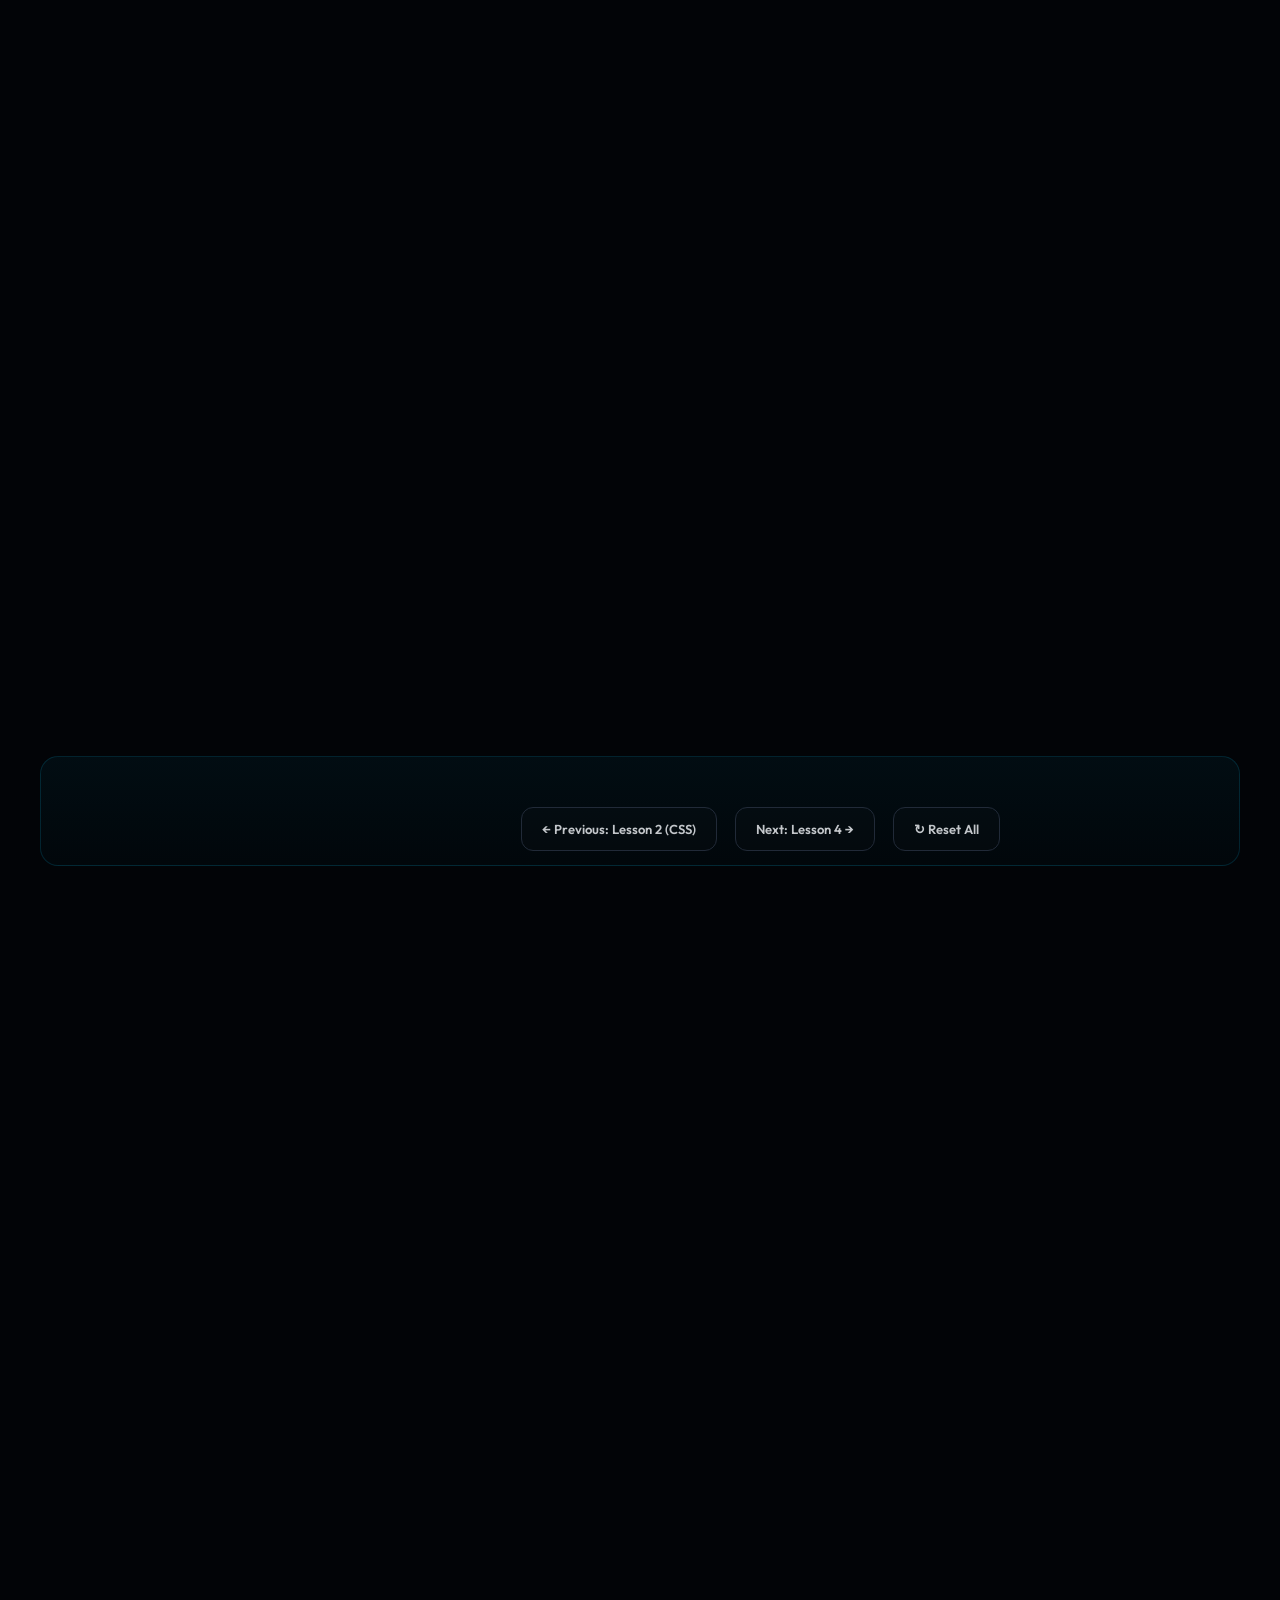
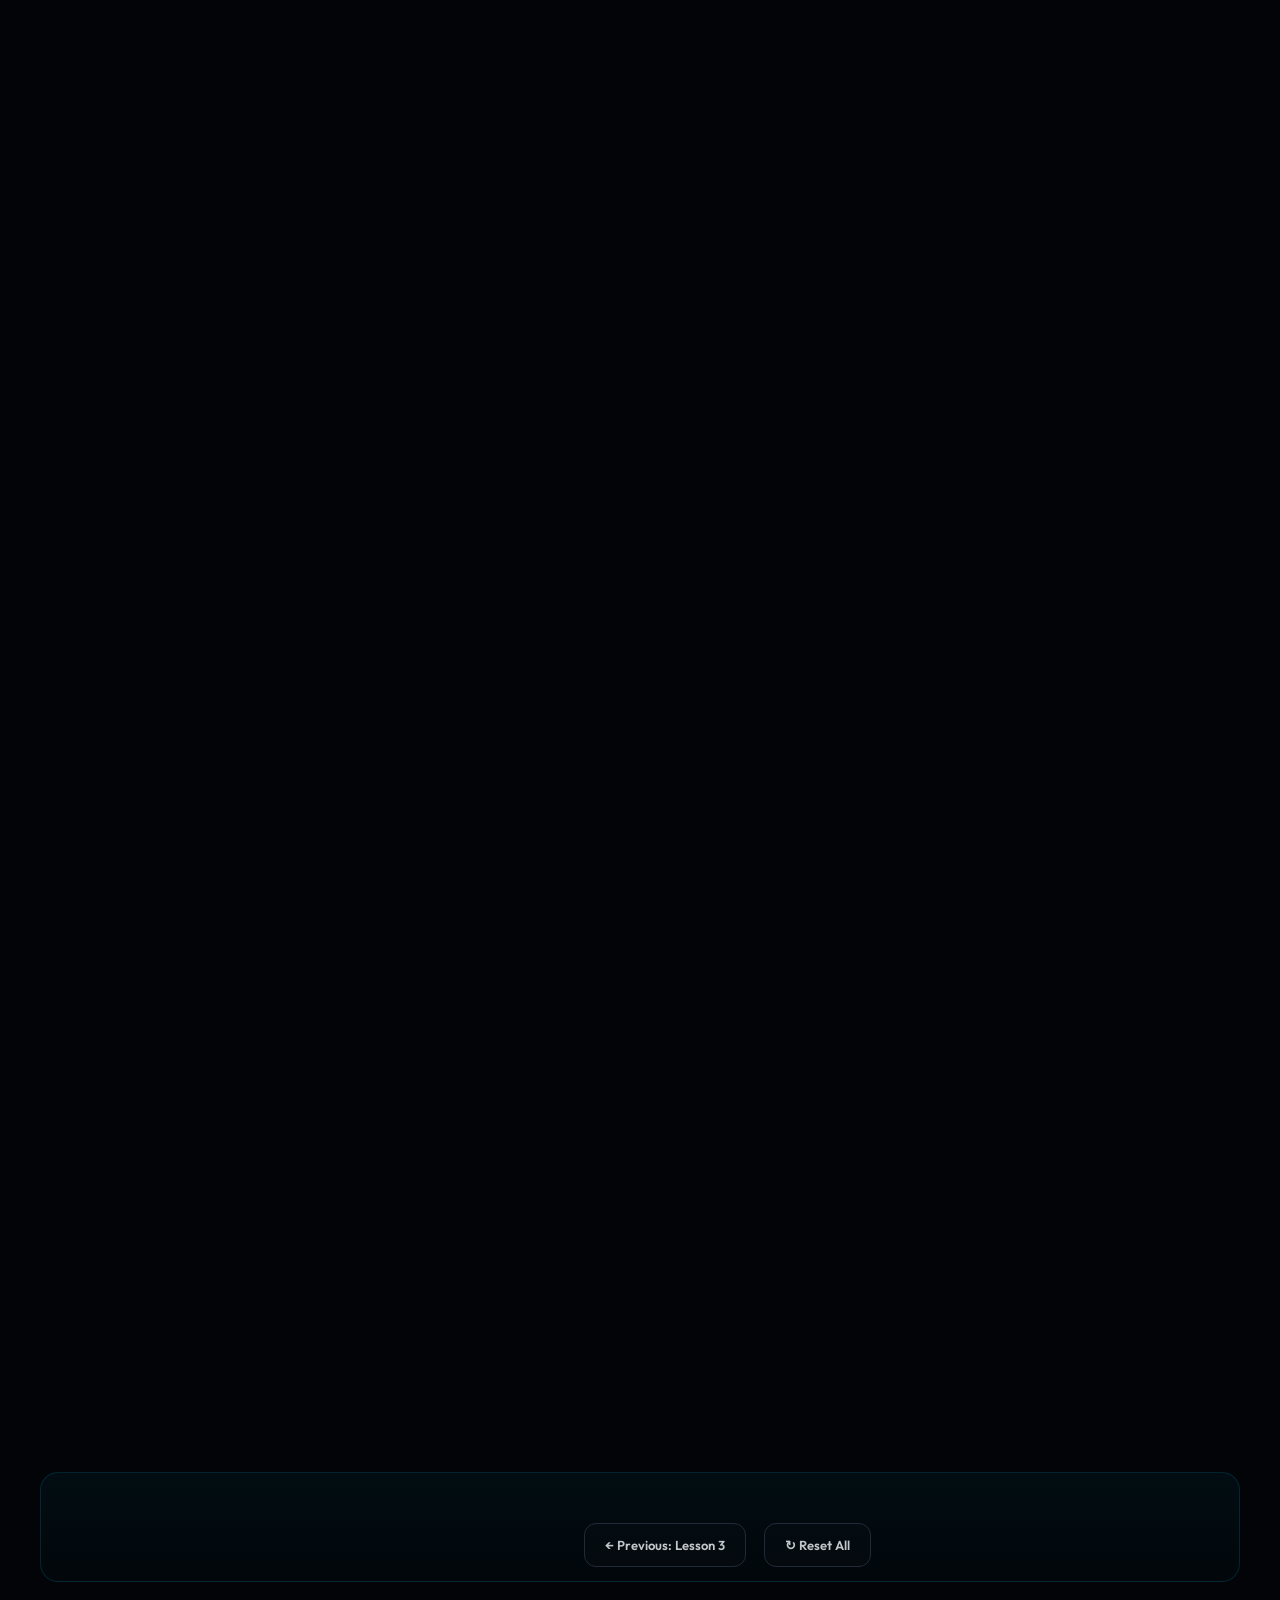
<file: lessonsJavaScript.html>
<!doctype html>
<html lang="en">
  <head>
    <meta charset="UTF-8" />
    <meta name="viewport" content="width=device-width, initial-scale=1.0" />
    <title>JavaScript Lessons</title>
    <meta name="description" content="JavaScript animation lessons and guided learning paths from AnimaCadamy." />
    <meta name="theme-color" content="#090d13" />
    <link rel="stylesheet" href="styles/tokens.css" />
    <link rel="stylesheet" href="styles/base.css" />
    <link rel="stylesheet" href="styles/shell.css" />
    <link rel="stylesheet" href="styles/page-lessons.css" />
  </head>
  <body class="page-lessons page-lessons-javascript">
    <div class="app-shell">
      <header class="app-navbar">
        <a class="brand" href="index.html">
          <span class="brand-mark"></span>
          <div>
            <strong>AnimaCadamy</strong>
            <span>The Architectural Shadow</span>
          </div>
        </a>

        <nav class="app-nav" id="primary-navigation" aria-label="primary navigation" data-nav-menu>
          <a class="nav-link nav-link-home" href="index.html">Home</a>
          <a class="nav-link nav-link-css" href="lessonsCSS.html">CSS lesson</a>
          <a class="nav-link nav-link-javascript" href="lessonsJavaScript.html">JavaScript lesson</a>
          <a class="nav-link" href="lessonsJitter.html">Jitter lesson</a>
          <a class="nav-link nav-link-settings" href="settings.html">Settings</a>
          <a class="nav-link" href="contact.html">Contact</a>
          <a class="nav-link" href="copyright.html">Copyright</a>
        </nav>

        <div class="app-navbar-actions">
          <button class="menu-toggle" type="button" aria-label="Open menu" aria-expanded="false" aria-controls="primary-navigation" data-menu-toggle>
            <span class="menu-toggle__bar"></span>
            <span class="menu-toggle__bar"></span>
            <span class="menu-toggle__bar"></span>
          </button>
          <a href="settings.html" aria-label="Open account settings"><div class="avatar" aria-hidden="true"></div></a>
        </div>
      </header>

      <main class="page lessons-page">
        <section class="lesson-stack">
          <article class="lesson" id="lesson-3" data-accent="cyan" data-lesson-id="3">
            <aside class="lesson-sidebar">
              <div class="lesson-header">
                <span class="lesson-number">LESSON 3</span>
                <h2 class="lesson-title">Cursor-Following Heart</h2>
                <span class="badge badge-cyan">Mouse tracking</span>
              </div>
              
              <div class="lesson-description">
                <p class="lesson-copy">
                  Make the heart glide smoothly toward the mouse pointer.
                </p>
                <p class="lesson-copy">
                  Track the cursor position and use lerp so the motion feels soft and natural.
                </p>
              </div>
              
              <div class="learning-path-intro">
                <h3>Start Learning Path Before Coding</h3>
                <p>Open the guided path first. You will understand the structure and logic in small steps before you edit code.</p>
              </div>
              
              <button class="btn hint hint-more-btn" type="button">Open Learning Path</button>
              
              <div class="visual-reference-small">
                <p class="sidebar-label">Visual reference</p>
                <div class="visual-card">
                  <div class="visual-mover"><div class="pulse-dot"></div></div>
                </div>
              </div>
            </aside>

            <div class="lesson-main">
              <div class="editor-shell card">
                <div class="editor-header">
                  <div class="tabs">
                    <button class="tab active" data-tab="css" type="button">styles.css</button>
                    <button class="tab" data-tab="html" type="button">index.html</button>
                  </div>
                  <button class="btn-outline" type="button">View original code</button>
                </div>

                <div class="editor-body">
                  <textarea class="code-pane" data-pane="css" spellcheck="false"></textarea>
                  <textarea class="code-pane hidden" data-pane="html" spellcheck="false"></textarea>
                </div>

                <div class="editor-footer">
                  <div class="editor-actions">
                    <button class="btn btn-ghost" data-action="reset" type="button">Reset</button>
                    <button class="btn btn-run-cyan" data-action="run" type="button">▶ Run</button>
                  </div>
                </div>
              </div>

              <div class="preview-shell card">
                <div class="preview-head">
                  <p class="preview-title">Your preview</p>
                  <span class="preview-dot"></span>
                </div>
                <div class="preview-frame">
                  <iframe title="Lesson 3 preview"></iframe>
                </div>
              </div>
            </div>
          </article>

          <!-- Lesson 3 Controls -->
          <div class="lesson-controls" id="lesson-3-controls" data-lesson-id="3">
            <button class="btn btn-run-cyan" onclick="LessonProgression.completeLessonAndUnlockNext(3)">✓ Complete Lesson & Continue</button>
            <button class="btn btn-ghost" onclick="location.href='lessonsCSS.html#lesson-2'">← Previous: Lesson 2 (CSS)</button>
            <button class="btn btn-ghost" onclick="location.href='#lesson-4'">Next: Lesson 4 →</button>
            <button class="btn btn-ghost" onclick="if(confirm('Reset all lessons to start over?')) LessonProgression.resetAllLessons()">↻ Reset All</button>
          </div>

          <article class="lesson" data-accent="amber" data-lesson-id="4">
            <aside class="lesson-sidebar">
              <div class="lesson-header">
                <span class="lesson-number">LESSON 4</span>
                <h2 class="lesson-title">Morphing Glow</h2>
                <span class="badge badge-amber">Morph animation</span>
              </div>
              
              <div class="lesson-description">
                <p class="lesson-copy">
                  Create a smooth transition between a square and a circle while applying a dynamic box-shadow glow.
                </p>
              </div>
              
              <div class="learning-path-intro">
                <h3>Start Learning Path Before Coding</h3>
                <p>Open the guided path first. You will understand the structure and logic in small steps before you edit code.</p>
              </div>
              
              <button class="btn hint hint-more-btn" type="button">Open Learning Path</button>
              
              <div class="visual-reference-small">
                <p class="sidebar-label">Visual reference</p>
                <div class="visual-card">
                  <div class="morph-shape"></div>
                </div>
              </div>
            </aside>

            <div class="lesson-main">
              <div class="editor-shell card">
                <div class="editor-header">
                  <div class="tabs">
                    <button class="tab active" data-tab="css" type="button">styles.css</button>
                    <button class="tab" data-tab="html" type="button">index.html</button>
                  </div>
                  <button class="btn-outline" type="button">View original code</button>
                </div>

                <div class="editor-body">
                  <textarea class="code-pane" data-pane="css" spellcheck="false"></textarea>
                  <textarea class="code-pane hidden" data-pane="html" spellcheck="false"></textarea>
                </div>

                <div class="editor-footer">
                  <div class="editor-actions">
                    <button class="btn btn-ghost" data-action="reset" type="button">Reset</button>
                    <button class="btn btn-run-amber" data-action="run" type="button">▶ Run</button>
                  </div>
                </div>
              </div>

              <div class="preview-shell card">
                <div class="preview-head">
                  <p class="preview-title">Your preview</p>
                  <span class="preview-dot"></span>
                </div>
                <div class="preview-frame">
                  <iframe title="Lesson 4 preview"></iframe>
                </div>
              </div>
            </div>
          </article>

          <!-- Lesson 4 Controls -->
          <div class="lesson-controls" id="lesson-4-controls" data-lesson-id="4">
            <button class="btn btn-run-amber" onclick="LessonProgression.completeLessonAndUnlockNext(4)">✓ Complete Lesson</button>
            <button class="btn btn-ghost" onclick="location.href='#lesson-3'">← Previous: Lesson 3</button>
            <button class="btn btn-ghost" onclick="if(confirm('Reset all lessons to start over?')) LessonProgression.resetAllLessons()">↻ Reset All</button>
          </div>
        </section>
      </main>

      <footer class="compact-footer">
        <span>JavaScript lessons</span>
        <a href="contact.html">Contact</a>
        <a href="copyright.html">Copyright</a>
      </footer>
    </div>

    <script src="js/app.js"></script>
  </body>
</html>
</file>
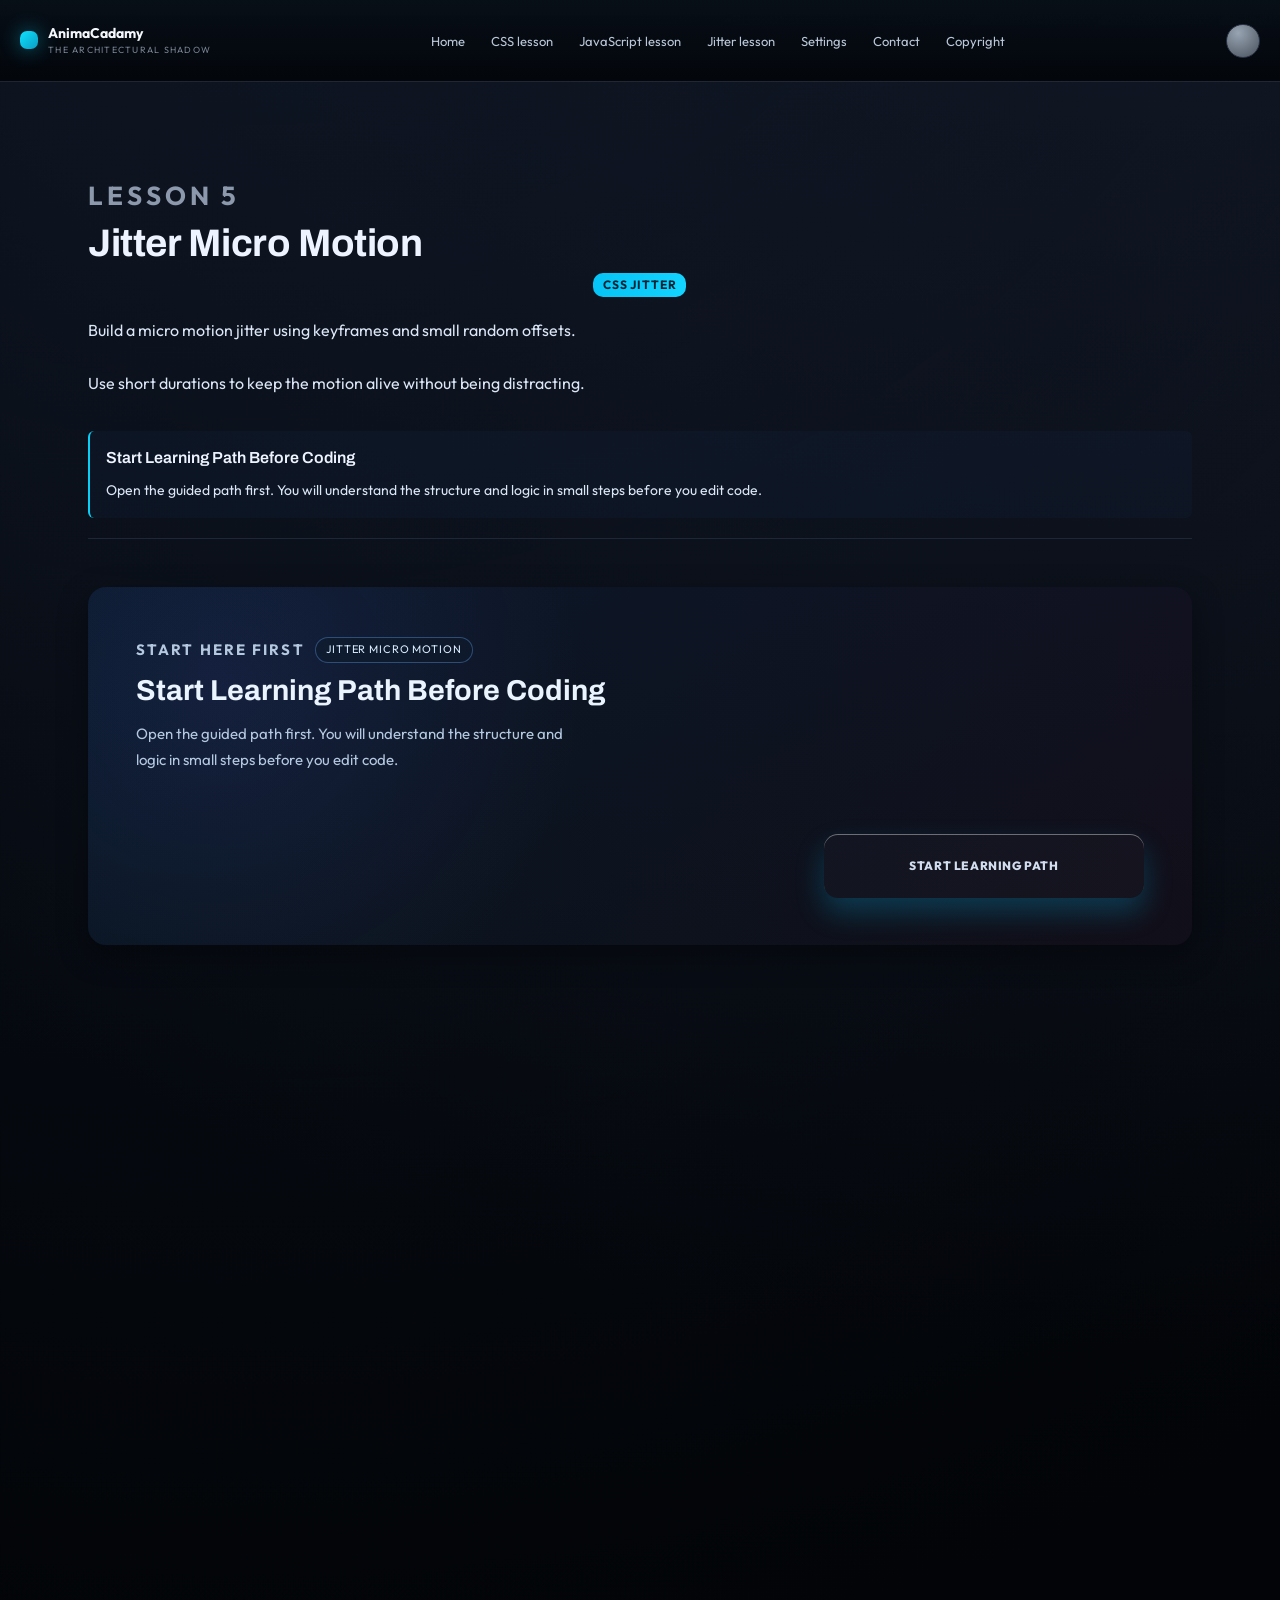
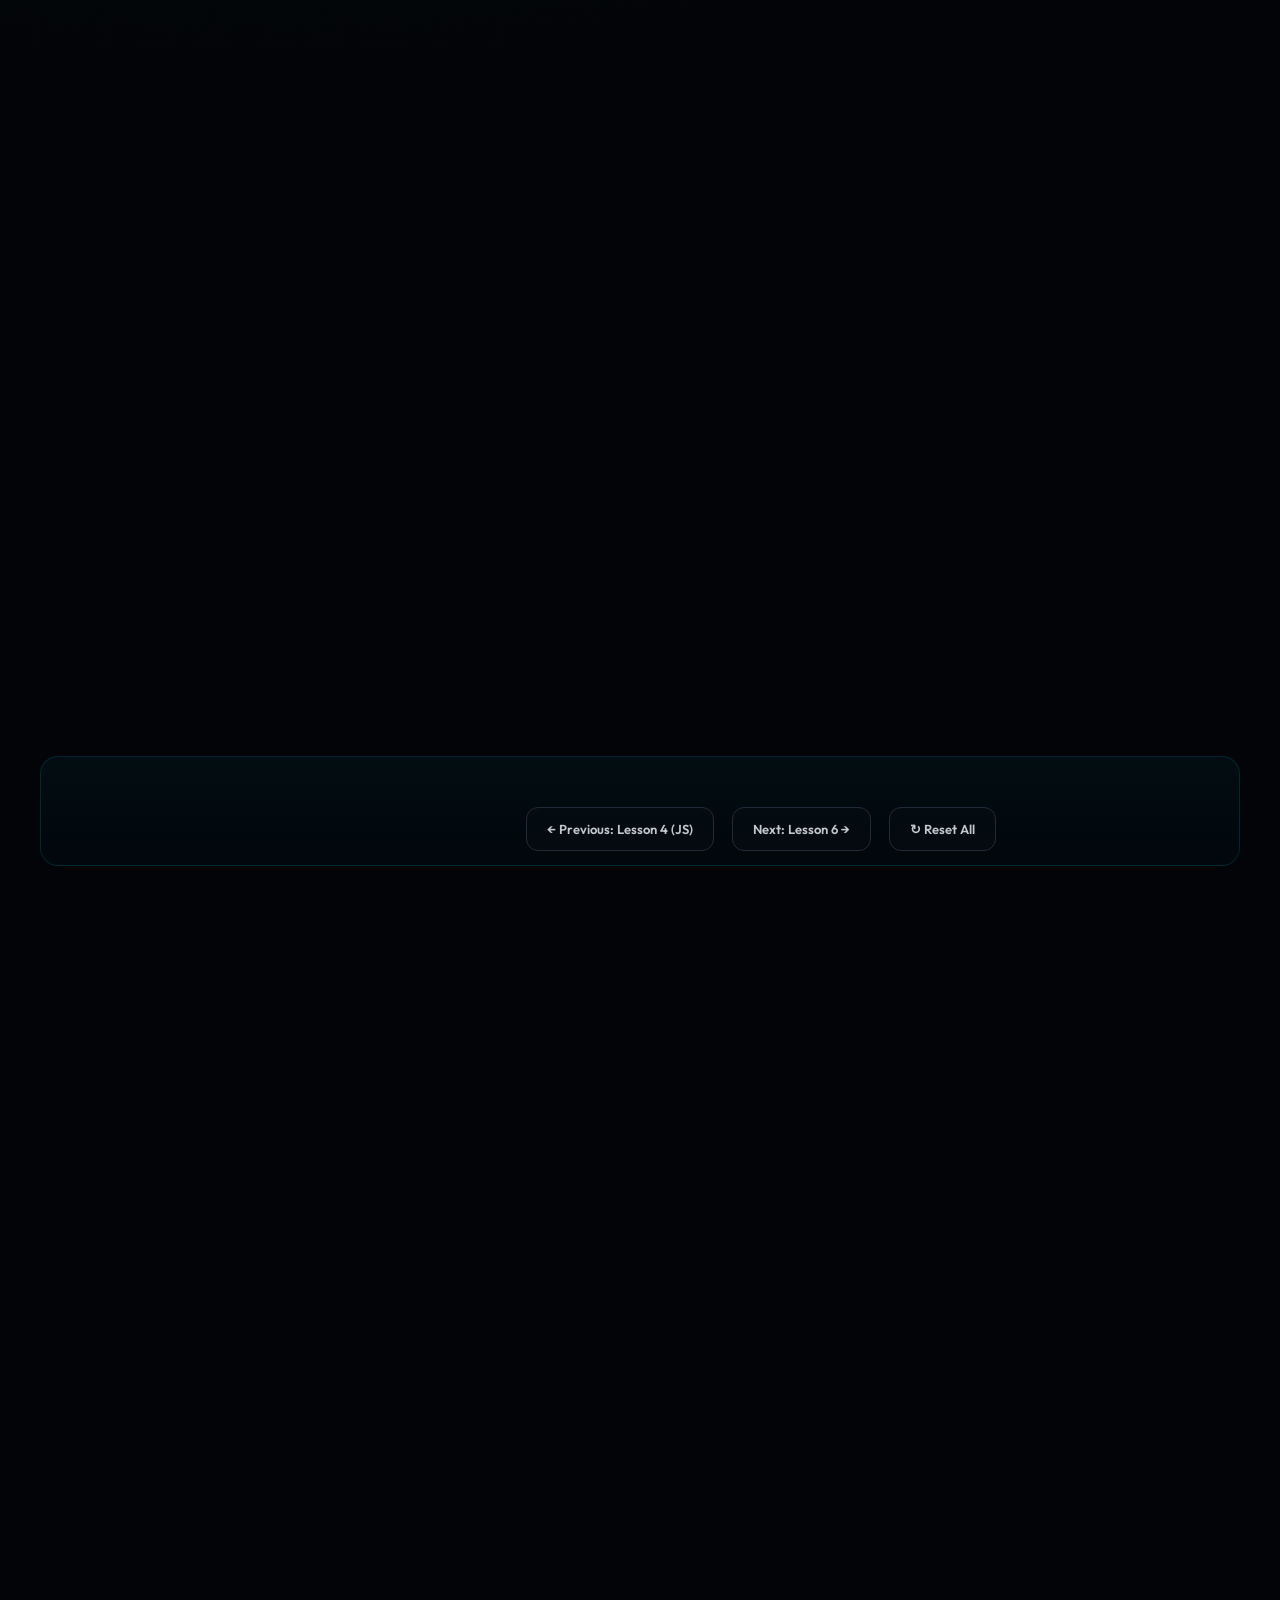
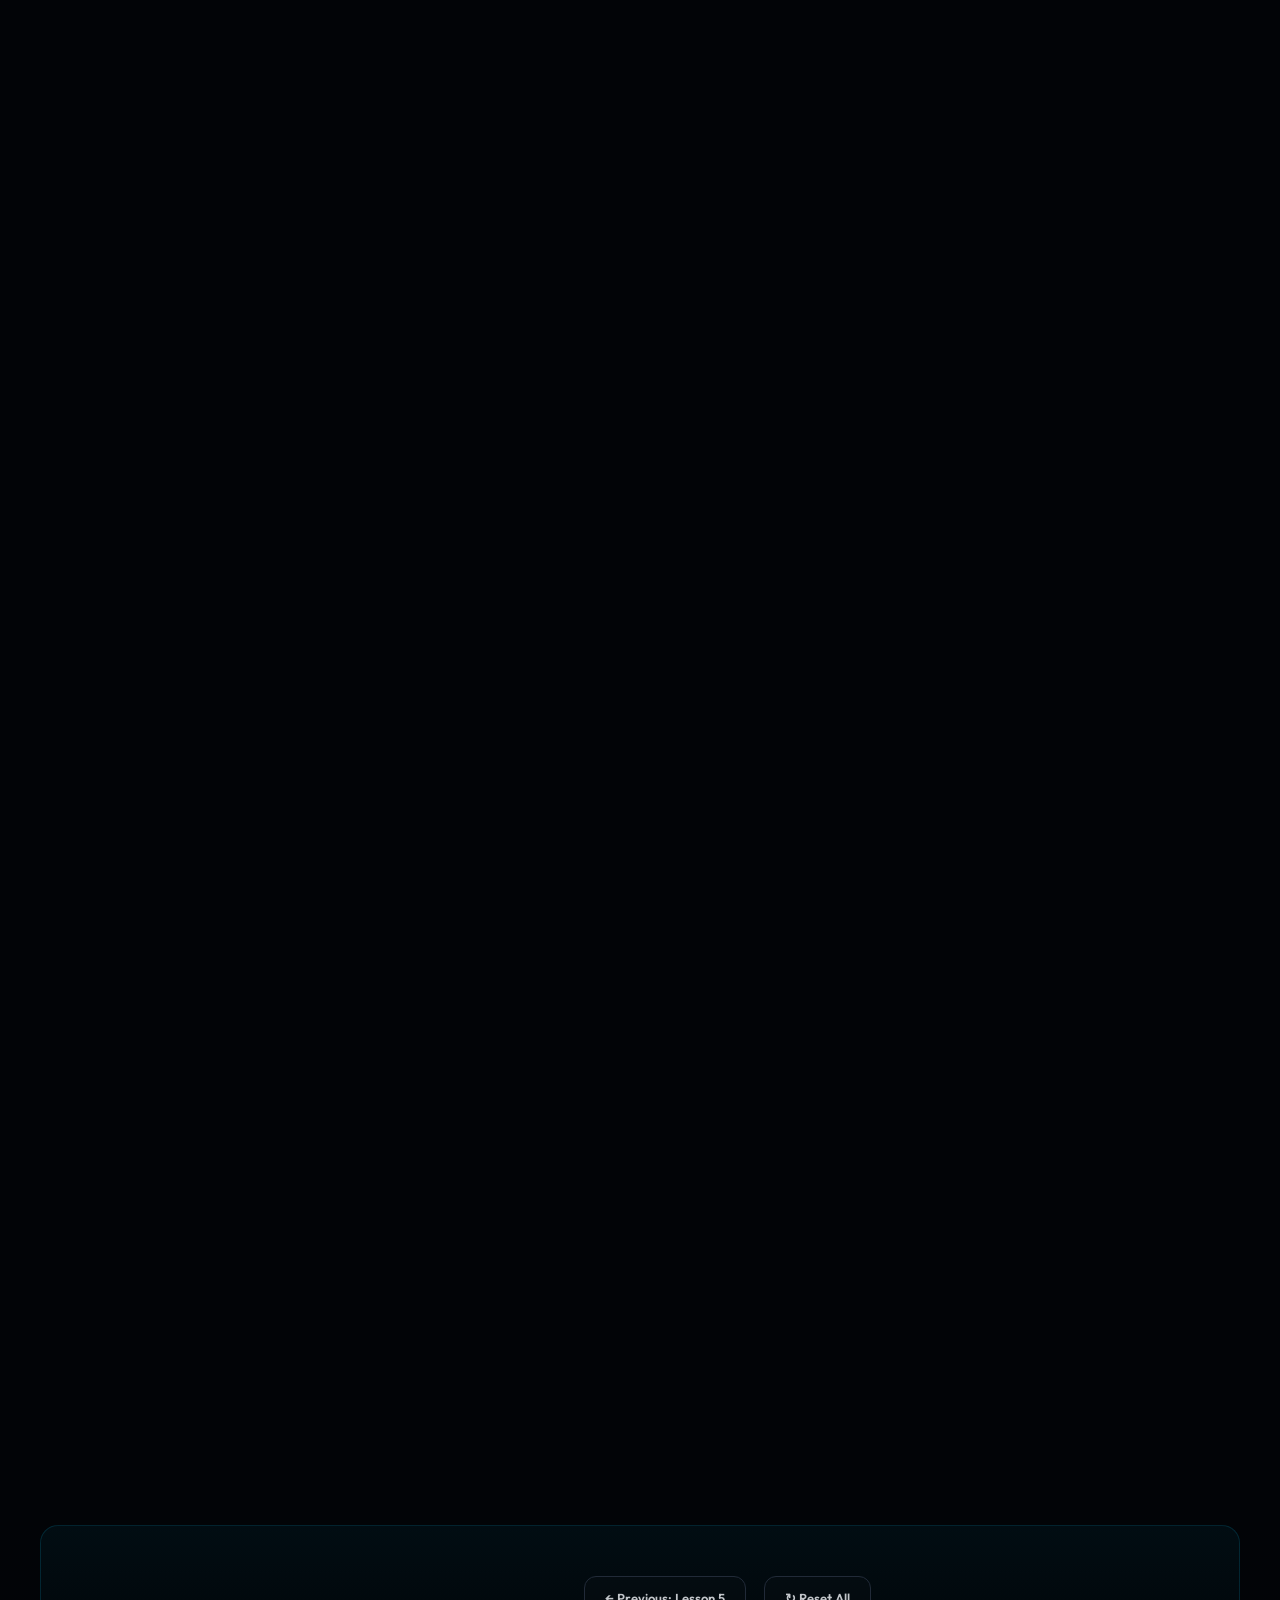
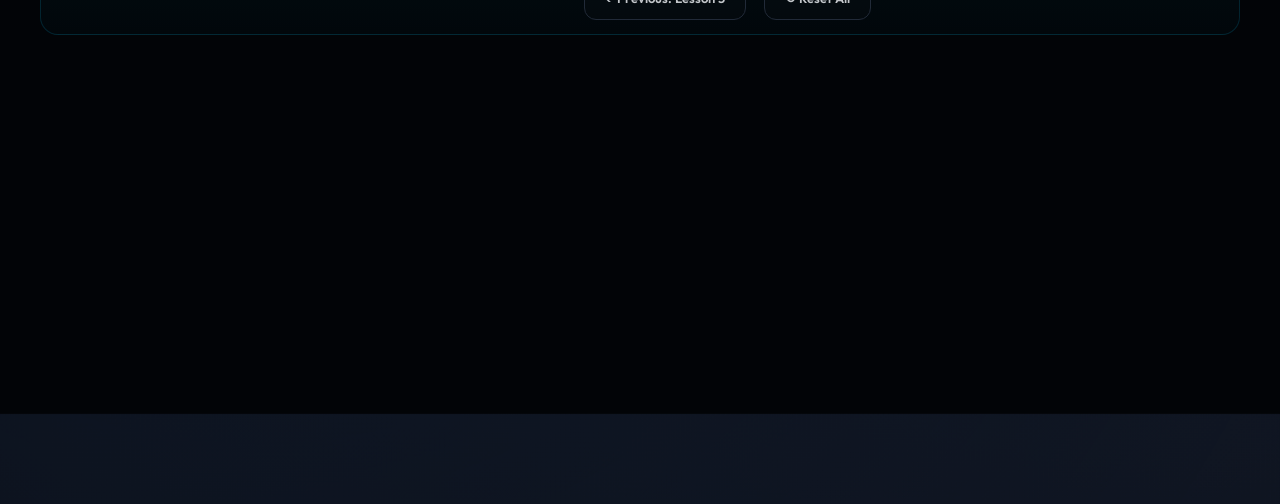
<file: lessonsJitter.html>
<!doctype html>
<html lang="en">
  <head>
    <meta charset="UTF-8" />
    <meta name="viewport" content="width=device-width, initial-scale=1.0" />
    <title>Jitter Lessons</title>
    <meta name="description" content="Jitter animation lessons and guided learning paths from AnimaCadamy." />
    <meta name="theme-color" content="#090d13" />
    <link rel="stylesheet" href="styles/tokens.css" />
    <link rel="stylesheet" href="styles/base.css" />
    <link rel="stylesheet" href="styles/shell.css" />
    <link rel="stylesheet" href="styles/page-lessons.css" />
  </head>
  <body class="page-lessons page-lessons-jitter">
    <div class="app-shell">
      <header class="app-navbar">
        <a class="brand" href="index.html">
          <span class="brand-mark"></span>
          <div>
            <strong>AnimaCadamy</strong>
            <span>The Architectural Shadow</span>
          </div>
        </a>

        <nav class="app-nav" id="primary-navigation" aria-label="primary navigation" data-nav-menu>
          <a class="nav-link nav-link-home" href="index.html">Home</a>
          <a class="nav-link nav-link-css" href="lessonsCSS.html">CSS lesson</a>
          <a class="nav-link nav-link-javascript" href="lessonsJavaScript.html">JavaScript lesson</a>
          <a class="nav-link" href="lessonsJitter.html">Jitter lesson</a>
          <a class="nav-link nav-link-settings" href="settings.html">Settings</a>
          <a class="nav-link" href="contact.html">Contact</a>
          <a class="nav-link" href="copyright.html">Copyright</a>
        </nav>

        <div class="app-navbar-actions">
          <button class="menu-toggle" type="button" aria-label="Open menu" aria-expanded="false" aria-controls="primary-navigation" data-menu-toggle>
            <span class="menu-toggle__bar"></span>
            <span class="menu-toggle__bar"></span>
            <span class="menu-toggle__bar"></span>
          </button>
          <a href="settings.html" aria-label="Open account settings"><div class="avatar" aria-hidden="true"></div></a>
        </div>
      </header>

      <main class="page lessons-page">
        <section class="lesson-stack">
          <article class="lesson" id="lesson-5" data-accent="cyan" data-lesson-id="5">
            <aside class="lesson-sidebar">
              <div class="lesson-header">
                <span class="lesson-number">LESSON 5</span>
                <h2 class="lesson-title">Jitter Micro Motion</h2>
                <span class="badge badge-cyan">CSS jitter</span>
              </div>
              
              <div class="lesson-description">
                <p class="lesson-copy">
                  Build a micro motion jitter using keyframes and small random offsets.
                </p>
                <p class="lesson-copy">
                  Use short durations to keep the motion alive without being distracting.
                </p>
              </div>
              
              <div class="learning-path-intro">
                <h3>Start Learning Path Before Coding</h3>
                <p>Open the guided path first. You will understand the structure and logic in small steps before you edit code.</p>
              </div>
              
              <button class="btn hint hint-more-btn" type="button">Open Learning Path</button>
              
              <div class="visual-reference-small">
                <p class="sidebar-label">Visual reference</p>
                <div class="visual-card">
                  <div class="jitter-dot"></div>
                </div>
              </div>
            </aside>

            <div class="lesson-main">
              <div class="editor-shell card">
                <div class="editor-header">
                  <div class="tabs">
                    <button class="tab active" data-tab="css" type="button">styles.css</button>
                    <button class="tab" data-tab="html" type="button">index.html</button>
                  </div>
                  <button class="btn-outline" type="button">View original code</button>
                </div>

                <div class="editor-body">
                  <textarea class="code-pane" data-pane="css" spellcheck="false"></textarea>
                  <textarea class="code-pane hidden" data-pane="html" spellcheck="false"></textarea>
                </div>

                <div class="editor-footer">
                  <div class="editor-actions">
                    <button class="btn btn-ghost" data-action="reset" type="button">Reset</button>
                    <button class="btn btn-run-cyan" data-action="run" type="button">▶ Run</button>
                  </div>
                </div>
              </div>

              <div class="preview-shell card">
                <div class="preview-head">
                  <p class="preview-title">Your preview</p>
                  <span class="preview-dot"></span>
                </div>
                <div class="preview-frame">
                  <iframe title="Lesson 5 preview"></iframe>
                </div>
              </div>
            </div>
          </article>

          <!-- Lesson 5 Controls -->
          <div class="lesson-controls" id="lesson-5-controls" data-lesson-id="5">
            <button class="btn btn-run-cyan" onclick="LessonProgression.completeLessonAndUnlockNext(5)">✓ Complete Lesson & Continue</button>
            <button class="btn btn-ghost" onclick="location.href='lessonsJavaScript.html#lesson-4'">← Previous: Lesson 4 (JS)</button>
            <button class="btn btn-ghost" onclick="location.href='#lesson-6'">Next: Lesson 6 →</button>
            <button class="btn btn-ghost" onclick="if(confirm('Reset all lessons to start over?')) LessonProgression.resetAllLessons()">↻ Reset All</button>
          </div>

          <article class="lesson" id="lesson-6" data-accent="amber" data-lesson-id="6">
            <aside class="lesson-sidebar">
              <div class="lesson-header">
                <span class="lesson-number">LESSON 6</span>
                <h2 class="lesson-title">Jitter With JavaScript</h2>
                <span class="badge badge-amber">JS jitter</span>
              </div>
              
              <div class="lesson-description">
                <p class="lesson-copy">
                  Add jitter using JavaScript and requestAnimationFrame.
                </p>
                <p class="lesson-copy">
                  Control how fast and how far the element moves each tick.
                </p>
              </div>
              
              <div class="learning-path-intro">
                <h3>Start Learning Path Before Coding</h3>
                <p>Open the guided path first. You will understand the structure and logic in small steps before you edit code.</p>
              </div>
              
              <button class="btn hint hint-more-btn" type="button">Open Learning Path</button>
              
              <div class="visual-reference-small">
                <p class="sidebar-label">Visual reference</p>
                <div class="visual-card">
                  <div class="jitter-square"></div>
                </div>
              </div>
            </aside>

            <div class="lesson-main">
              <div class="editor-shell card">
                <div class="editor-header">
                  <div class="tabs">
                    <button class="tab active" data-tab="css" type="button">styles.css</button>
                    <button class="tab" data-tab="html" type="button">index.html</button>
                  </div>
                  <button class="btn-outline" type="button">View original code</button>
                </div>

                <div class="editor-body">
                  <textarea class="code-pane" data-pane="css" spellcheck="false"></textarea>
                  <textarea class="code-pane hidden" data-pane="html" spellcheck="false"></textarea>
                </div>

                <div class="editor-footer">
                  <div class="editor-actions">
                    <button class="btn btn-ghost" data-action="reset" type="button">Reset</button>
                    <button class="btn btn-run-amber" data-action="run" type="button">▶ Run</button>
                  </div>
                </div>
              </div>

              <div class="preview-shell card">
                <div class="preview-head">
                  <p class="preview-title">Your preview</p>
                  <span class="preview-dot"></span>
                </div>
                <div class="preview-frame">
                  <iframe title="Lesson 6 preview"></iframe>
                </div>
              </div>
            </div>
          </article>

          <!-- Lesson 6 Controls -->
          <div class="lesson-controls" id="lesson-6-controls" data-lesson-id="6">
            <button class="btn btn-run-amber" onclick="LessonProgression.completeLessonAndUnlockNext(6)">✓ Complete Lesson</button>
            <button class="btn btn-ghost" onclick="location.href='#lesson-5'">← Previous: Lesson 5</button>
            <button class="btn btn-ghost" onclick="if(confirm('Reset all lessons to start over?')) LessonProgression.resetAllLessons()">↻ Reset All</button>
          </div>
        </section>
      </main>

      <footer class="compact-footer">
        <span>Jitter lessons</span>
        <a href="contact.html">Contact</a>
        <a href="copyright.html">Copyright</a>
      </footer>
    </div>

    <!-- Jitter Access Denied Modal -->
    <div id="jitterLockedModal" class="modal" style="display: none;">
      <div class="modal-overlay"></div>
      <div class="modal-content" style="max-width: 400px;">
        <div class="locked-message">
          <div class="lock-icon">🔒</div>
          <h2>Jitter Lessons Locked</h2>
          <p>You have to buy Architect Pro to access this course.</p>
          <p class="locked-description">Unlock Lessons 5 & 6 and master advanced jitter animations with your pro subscription.</p>
          
          <div class="modal-actions">
            <button type="button" class="btn btn-ghost" id="closeLocked">Close</button>
            <button type="button" class="btn btn-run-cyan" id="buyFromLocked">Buy Architect Pro</button>
          </div>
        </div>
      </div>
    </div>

    <!-- Payment Modal -->
    <div id="paymentModal" class="modal" style="display: none;">
      <div class="modal-overlay"></div>
      <div class="modal-content">
        <div class="modal-header">
          <h2>Upgrade to Architect Pro</h2>
          <button type="button" class="modal-close" id="closeModal">&times;</button>
        </div>
        
        <div class="modal-body">
          <div class="plan-details">
            <h3>Architect Pro</h3>
            <p class="plan-description">Full access to precision tools, jitter animations, and private architectural repositories.</p>
            
            <div class="plan-features">
              <div class="feature-item">✓ CSS Animations (Lessons 1-2)</div>
              <div class="feature-item">✓ JavaScript Animations (Lessons 3-4)</div>
              <div class="feature-item">✓ Jitter Animations (Lessons 5-6)</div>
              <div class="feature-item">✓ Full course access</div>
            </div>
            
            <div class="price-display">
              <span class="price">$49</span>
              <span class="billing-period">/month (one-time demo charge)</span>
            </div>
          </div>
          
          <form id="paymentForm" class="payment-form">
            <div class="form-group">
              <label for="cardName">Cardholder Name</label>
              <input type="text" id="cardName" placeholder="Alexander Shimmer" required />
            </div>
            
            <div class="form-group">
              <label for="cardNumber">Card Number</label>
              <input type="text" id="cardNumber" placeholder="4532 1234 5678 9010" required />
            </div>
            
            <div class="form-row">
              <div class="form-group">
                <label for="expiryDate">Expiry Date</label>
                <input type="text" id="expiryDate" placeholder="MM/YY" required />
              </div>
              <div class="form-group">
                <label for="cvv">CVV</label>
                <input type="text" id="cvv" placeholder="123" required />
              </div>
            </div>
          </form>
        </div>
        
        <div class="modal-footer">
          <button type="button" class="btn btn-outline" id="cancelPayment">Cancel</button>
          <button type="button" class="btn btn-run-cyan" id="payButton" style="min-width: 180px;">
            <span id="payButtonText">Pay $49</span>
            <span id="paymentLoader" style="display: none; margin-left: 8px;">⏳</span>
          </button>
        </div>
      </div>
    </div>

    <script src="js/app.js"></script>
  </body>
</html>
</file>
<file: styles/tokens.css>
@import url('https://fonts.googleapis.com/css2?family=Outfit:wght@300;400;500;600;700;800&family=Archivo:wght@600;700;800&display=swap');

:root {
  color-scheme: dark;

  /* Typography */
  --font-body: 'Outfit', 'Segoe UI', sans-serif;
  --font-heading: 'Archivo', 'Outfit', sans-serif;

  /* Base palette */
  --bg-page: #020407;
  --bg-surface: #101217;
  --bg-elevated: #141821;
  --bg-editor: #06080d;
  --bg-panel: #0b0f16;
  --bg-input: #0d1118;

  --text-primary: #f4f7fb;
  --text-secondary: #a6b2c3;
  --text-muted: #7a8492;

  --line-soft: #202835;
  --line-strong: #2a3444;

  /* Accent palette */
  --cyan: #13d3ff;
  --cyan-soft: rgba(19, 211, 255, 0.22);
  --amber: #ffbe2e;
  --amber-soft: rgba(255, 190, 46, 0.2);

  /* Shared effects */
  --radius-sm: 10px;
  --radius-md: 14px;
  --radius-lg: 18px;
  --radius-xl: 22px;

  --shadow-soft: 0 10px 30px rgba(0, 0, 0, 0.35);
  --shadow-glow-cyan: 0 0 0 1px rgba(19, 211, 255, 0.3), 0 0 36px rgba(19, 211, 255, 0.35);
  --shadow-glow-amber: 0 0 0 1px rgba(255, 190, 46, 0.35), 0 0 30px rgba(255, 190, 46, 0.28);

  --space-1: 4px;
  --space-2: 8px;
  --space-3: 12px;
  --space-4: 16px;
  --space-5: 20px;
  --space-6: 24px;
  --space-8: 32px;
  --space-10: 40px;

  --control-max-width: 320px;
}

/* Light Mode */
html[data-theme="light"] {
  color-scheme: light;

  --bg-page: #f5f7fb;
  --bg-surface: #ffffff;
  --bg-elevated: #fafbfd;
  --bg-editor: #f9fafc;
  --bg-panel: #f0f3f8;
  --bg-input: #eef1f7;

  --text-primary: #1a1f2e;
  --text-secondary: #5a6570;
  --text-muted: #8a9199;

  --line-soft: #dce4ed;
  --line-strong: #c8d1e0;

  --cyan: #0890d9;
  --cyan-soft: rgba(8, 144, 217, 0.15);
  --amber: #d97706;
  --amber-soft: rgba(217, 119, 6, 0.1);

  --shadow-soft: 0 10px 30px rgba(0, 0, 0, 0.08);
  --shadow-glow-cyan: 0 0 0 1px rgba(8, 144, 217, 0.3), 0 0 36px rgba(8, 144, 217, 0.15);
  --shadow-glow-amber: 0 0 0 1px rgba(217, 119, 6, 0.3), 0 0 30px rgba(217, 119, 6, 0.1);
}
</file>
<file: styles/base.css>
* {
  box-sizing: border-box;
}

html {
  overflow-x: clip;
  text-size-adjust: 100%;
  -webkit-text-size-adjust: 100%;
}

html,
body {
  margin: 0;
  padding: 0;
}

body {
  font-family: var(--font-body);
  background: radial-gradient(circle at 20% -10%, #0e1624 0%, transparent 38%),
    radial-gradient(circle at 90% -15%, #1a1f2f 0%, transparent 35%),
    var(--bg-page);
  color: var(--text-primary);
  line-height: 1.4;
  min-height: 100vh;
  overflow-x: clip;
}

a {
  color: inherit;
  text-decoration: none;
}

button {
  font: inherit;
  color: inherit;
  background: none;
  border: none;
  cursor: pointer;
}

img {
  max-width: 100%;
  height: auto;
  display: block;
}

input,
textarea,
select,
button {
  max-width: 100%;
}

textarea {
  min-width: 0;
}

pre,
code {
  max-width: 100%;
}

.page {
  width: min(1320px, calc(100% - clamp(24px, 5vw, 40px)));
  margin: 0 auto;
  min-width: 0;
}

.topbar {
  height: 82px;
  border-bottom: 1px solid rgba(255, 255, 255, 0.06);
  background: linear-gradient(to right, rgba(255, 255, 255, 0.02), rgba(255, 255, 255, 0.005));
}

.topbar-inner {
  height: 100%;
  width: min(1320px, calc(100% - clamp(24px, 5vw, 40px)));
  margin: 0 auto;
  display: flex;
  align-items: center;
  justify-content: space-between;
  gap: var(--space-4);
  min-width: 0;
}

.muted {
  color: var(--text-secondary);
}

.card {
  border-radius: var(--radius-lg);
  background: linear-gradient(180deg, rgba(255, 255, 255, 0.015), rgba(255, 255, 255, 0));
  box-shadow: var(--shadow-soft);
}

.badge {
  display: inline-flex;
  align-items: center;
  justify-content: center;
  font-size: 12px;
  letter-spacing: 0.07em;
  text-transform: uppercase;
  font-weight: 700;
  border-radius: 10px;
  min-height: 24px;
  padding: 0 10px;
}

.badge-cyan {
  background: linear-gradient(90deg, #06c4f5, #13d3ff);
  color: #002635;
}

.badge-amber {
  background: linear-gradient(90deg, #f5a716, #ffbe2e);
  color: #322000;
}

.btn {
  border-radius: 12px;
  border: 1px solid var(--line-strong);
  min-height: 40px;
  padding: 0.55rem 0.9rem;
  font-size: 13px;
  font-weight: 600;
  display: inline-flex;
  align-items: center;
  justify-content: center;
  text-align: center;
  max-width: var(--control-max-width);
  min-width: 0;
}

.btn-ghost {
  background: rgba(255, 255, 255, 0.015);
}

.btn-run-cyan {
  background: linear-gradient(90deg, #03b9ee, #12d4ff);
  color: #06222c;
  border-color: transparent;
}

.btn-run-amber {
  background: linear-gradient(90deg, #f4ad1b, #ffca4f);
  color: #302006;
  border-color: transparent;
}

.compact-footer {
  width: min(1060px, calc(100% - clamp(22px, 5vw, 34px)));
  margin: 0 auto clamp(18px, 4vw, 32px);
  min-height: 48px;
  padding: 10px 14px;
  border: 1px solid rgba(42, 52, 68, 0.75);
  border-radius: 14px;
  background: rgba(8, 13, 20, 0.35);
  display: flex;
  flex-wrap: wrap;
  align-items: center;
  justify-content: space-between;
  gap: 10px 18px;
  color: var(--text-muted);
  font-size: 12px;
}

.compact-footer a {
  color: var(--text-secondary);
}

@media (max-width: 1024px) {
  .page,
  .topbar-inner {
    width: min(1320px, calc(100% - clamp(20px, 5vw, 32px)));
  }
}

/* Light Mode Overrides */
html[data-theme="light"] .card {
  background: linear-gradient(180deg, rgba(0, 0, 0, 0.02), rgba(0, 0, 0, 0));
}

html[data-theme="light"] .btn-ghost {
  background: rgba(0, 0, 0, 0.02);
  color: #1a1f2e;
  border-color: #dce4ed;
}

html[data-theme="light"] .btn-ghost:hover {
  background: rgba(0, 0, 0, 0.04);
  border-color: #c8d1e0;
}

html[data-theme="light"] .btn-run-cyan {
  background: linear-gradient(90deg, #0870c4, #0890d9);
  color: #ffffff;
}

html[data-theme="light"] .btn-run-amber {
  background: linear-gradient(90deg, #d97706, #f59e0b);
  color: #ffffff;
}

html[data-theme="light"] .btn {
  border-color: #dce4ed;
  color: #1a1f2e;
}

html[data-theme="light"] .btn:hover {
  border-color: #c8d1e0;
  background: rgba(0, 0, 0, 0.02);
}

html[data-theme="light"] .compact-footer {
  background: rgba(255, 255, 255, 0.72);
  border-color: #dce4ed;
}
</file>
<file: styles/shell.css>
.app-shell {
  min-height: 100vh;
  display: flex;
  flex-direction: column;
  min-width: 0;
}

body {
  animation: none;
}

.app-navbar {
  opacity: 0;
  animation: navbar-fade-in 0.38s ease 0.45s both;
}

.home-page > .hero,
.lessons-page .lesson:first-child,
.settings-page > .settings-header,
.page-basic > .basic-card:first-child {
  opacity: 0;
  transform: translateY(14px);
  animation: load-in 0.42s ease 0.3s both;
}

.home-page > *:not(.hero),
.lessons-page .lesson:not(:first-child),
.settings-page > *:not(.settings-header),
.page-basic > .basic-card:not(:first-child) {
  opacity: 0;
  transform: translateY(16px);
  animation: load-in 0.42s ease 0.62s both;
}

.reveal-item {
  opacity: 0;
  transform: translate3d(0, 18px, 0);
  transition: opacity 0.48s ease, transform 0.48s ease;
  will-change: opacity, transform;
}

.reveal-item.is-visible {
  opacity: 1;
  transform: translate3d(0, 0, 0);
}

@keyframes load-in {
  from {
    opacity: 0;
    transform: translateY(14px);
  }

  to {
    opacity: 1;
    transform: translateY(0);
  }
}

@keyframes navbar-fade-in {
  from {
    opacity: 0;
  }

  to {
    opacity: 1;
  }
}

@media (prefers-reduced-motion: reduce) {
  *,
  *::before,
  *::after {
    animation-duration: 0.01ms !important;
    animation-iteration-count: 1 !important;
    transition-duration: 0.01ms !important;
    scroll-behavior: auto !important;
  }

  body {
    animation: none !important;
  }

  .app-navbar,
  .home-page > *,
  .lessons-page .lesson,
  .settings-page > *,
  .page-basic > *,
  .reveal-item {
    opacity: 1 !important;
    transform: none !important;
  }
}

.app-navbar {
  position: sticky;
  top: 0;
  z-index: 30;
  min-height: 82px;
  padding: 14px clamp(12px, 3vw, 20px);
  display: flex;
  align-items: center;
  gap: clamp(8px, 1.6vw, 18px);
  border-bottom: 1px solid rgba(255, 255, 255, 0.08);
  background: transparent;
  transition: padding 0.28s ease, gap 0.28s ease, min-height 0.28s ease;
  min-width: 0;
}

.app-navbar::before {
  content: '';
  position: absolute;
  inset: 0;
  z-index: -1;
  pointer-events: none;
  background: linear-gradient(180deg, rgba(8, 15, 23, 0.95), rgba(3, 6, 11, 0.98));
  backdrop-filter: blur(18px);
}

.brand {
  display: flex;
  gap: 10px;
  align-items: center;
  transition: transform 0.28s ease, opacity 0.28s ease;
  min-width: 0;
  flex: 0 1 auto;
}

.brand > div {
  min-width: 0;
}

.brand-mark {
  width: 18px;
  height: 18px;
  border-radius: 7px;
  background: linear-gradient(135deg, #0ee0ff, #0a9ec3);
  box-shadow: 0 0 20px rgba(14, 224, 255, 0.45);
}

.brand strong {
  display: block;
  font-size: 14px;
  letter-spacing: 0;
  white-space: nowrap;
  overflow: hidden;
  text-overflow: ellipsis;
}

.brand span {
  display: block;
  text-transform: uppercase;
  font-size: 9px;
  color: var(--text-muted);
  letter-spacing: 0.14em;
  white-space: nowrap;
  overflow: hidden;
  text-overflow: ellipsis;
}

.app-nav {
  flex: 1;
  display: flex;
  align-items: center;
  justify-content: center;
  gap: 6px;
  transition: transform 0.28s ease, opacity 0.28s ease, max-height 0.28s ease;
  min-width: 0;
}

.nav-link {
  min-height: 36px;
  border-radius: 9px;
  display: flex;
  align-items: center;
  padding: 0 9px;
  font-size: 13px;
  color: #bac7d8;
  border: 1px solid transparent;
  transition: border-color 0.2s ease, color 0.2s ease, background 0.2s ease;
  white-space: nowrap;
}

.nav-link:hover {
  color: #e7f4ff;
  border-color: rgba(49, 89, 135, 0.85);
  background: rgba(12, 25, 40, 0.78);
}

.page-home .nav-link-home,
.page-lessons-css .nav-link-css,
.page-lessons-javascript .nav-link-javascript,
.page-settings .nav-link-settings {
  color: #f2f8ff;
  border-color: rgba(19, 211, 255, 0.55);
  background: rgba(10, 35, 45, 0.82);
}

.app-main {
  min-width: 0;
  flex: 1;
}

.app-navbar-actions {
  display: flex;
  align-items: center;
  gap: 10px;
  margin-left: auto;
  position: relative;
  z-index: 90;
  min-width: 0;
  flex: 0 0 auto;
}

.menu-toggle {
  width: 42px;
  height: 42px;
  border-radius: 14px;
  border: 1px solid var(--line-strong);
  background: rgba(8, 13, 20, 0.6);
  color: #e3eefb;
  position: relative;
  z-index: 95;
  display: none;
  align-items: center;
  justify-content: center;
  flex-direction: column;
  gap: 5px;
  transition: border-color 0.2s ease, background 0.2s ease, transform 0.2s ease;
}

.menu-toggle:hover {
  border-color: rgba(19, 211, 255, 0.45);
  background: rgba(8, 20, 34, 0.7);
}

.menu-toggle__bar {
  width: 18px;
  height: 2px;
  border-radius: 999px;
  background: #d9e6f6;
  transition: transform 0.3s ease, opacity 0.3s ease, width 0.3s ease;
}

.menu-toggle[aria-expanded="true"] .menu-toggle__bar:nth-child(1) {
  transform: translateY(6px) rotate(45deg);
}

.menu-toggle[aria-expanded="true"] .menu-toggle__bar:nth-child(2) {
  opacity: 0;
  width: 14px;
}

.menu-toggle[aria-expanded="true"] .menu-toggle__bar:nth-child(3) {
  transform: translateY(-6px) rotate(-45deg);
}
/* When menu is open lock document scroll and preserve scroll position
   JS sets --scroll-y on :root (documentElement) to -<scrollY>px
   Use that to position the body fixed so viewport doesn't move and
   the mobile nav overlay can cover the entire screen. */
html.menu-open {
  overflow: hidden;
  height: 100%;
  touch-action: none;
  overscroll-behavior: none;
}

body.menu-open {
  overflow: hidden;
  height: 100%;
  touch-action: none;
  overscroll-behavior: none;
}

html.menu-open .app-navbar {
  z-index: 1101;
}

html.menu-open .menu-toggle {
  z-index: 1102;
}

html.menu-open .app-navbar-actions {
  position: fixed;
  top: 14px;
  right: clamp(12px, 3vw, 20px);
  z-index: 1102;
}

.icon-ring {
  width: 34px;
  height: 34px;
  border: 1px solid var(--line-soft);
  border-radius: 50%;
  display: grid;
  place-items: center;
  background: #090d13;
  color: #bcc6d3;
  font-size: 14px;
}

.avatar {
  width: 34px;
  height: 34px;
  border-radius: 50%;
  border: 1px solid var(--line-strong);
  background: radial-gradient(circle at 35% 25%, #98a4b2, #49515d);
}

@media (max-width: 1120px) {
  .app-navbar {
    flex-wrap: wrap;
    align-items: center;
  }

  .app-nav {
    width: 100%;
    justify-content: flex-start;
    flex-wrap: wrap;
  }

  .nav-link {
    font-size: 14px;
    min-height: 38px;
  }
}

@media (max-width: 900px) {
  .menu-toggle {
    display: inline-flex;
  }

  .app-navbar {
    z-index: 80;
  }

  .app-nav {
    position: fixed;
    inset: 0;
    width: 100vw;
    height: 100vh;
    height: 100dvh;
    height: 100svh;
    z-index: 1000;
    flex-direction: column;
    justify-content: flex-start;
    align-items: stretch;
    gap: 14px;
    padding: 110px clamp(18px, 6vw, 36px) 40px;
    background: radial-gradient(circle at 80% 10%, rgba(10, 145, 200, 0.18), transparent 45%),
      linear-gradient(180deg, rgba(2, 6, 12, 0.98), rgba(2, 6, 12, 0.94));
    opacity: 0;
    transform: translateY(-12px);
    pointer-events: none;
    visibility: hidden;
    overflow-y: auto;
    overscroll-behavior: contain;
  }

  .app-nav.menu-anim {
    transition: opacity 0.35s ease, transform 0.35s ease, visibility 0.35s ease;
  }

  .app-nav.no-anim {
    transition: none !important;
  }

  .app-nav.is-open {
    opacity: 1;
    transform: translateY(0);
    pointer-events: auto;
    visibility: visible;
  }

  html.menu-open .app-nav,
  body.menu-open .app-nav {
    position: fixed;
    top: 0;
    right: 0;
    bottom: 0;
    left: 0;
    width: 100vw;
    height: 100vh;
    height: 100dvh;
    height: 100svh;
    touch-action: auto;
  }

  .app-nav .nav-link {
    min-height: 52px;
    font-size: 16px;
    padding: 0 16px;
    border-radius: 14px;
    background: rgba(8, 20, 34, 0.6);
    border: 1px solid rgba(30, 70, 110, 0.55);
    box-shadow: 0 8px 30px rgba(0, 0, 0, 0.35);
  }

  .app-nav .nav-link:hover {
    border-color: rgba(19, 211, 255, 0.55);
    background: rgba(10, 35, 50, 0.8);
  }

  .app-nav .nav-link[aria-current="page"] {
    color: #f2f8ff;
    border-color: rgba(19, 211, 255, 0.55);
    background: rgba(10, 35, 45, 0.82);
  }
}

@media (max-width: 620px) {
  .app-navbar {
    min-height: 70px;
    padding-left: 12px;
    padding-right: 12px;
  }

  .brand span {
    max-width: 16ch;
  }

}

@media (max-width: 430px) {
  .app-navbar {
    gap: 8px;
  }

  .app-navbar-actions {
    gap: 8px;
  }

  .brand span {
    display: none;
  }

  .app-navbar-actions .icon-ring {
    display: none;
  }
}

@media (max-width: 340px) {
  .avatar {
    display: none;
  }
}

/* Light Mode Overrides */
html[data-theme="light"] body {
  background: radial-gradient(circle at 20% -10%, #e8edf7 0%, transparent 38%),
    radial-gradient(circle at 90% -15%, #f0f3f8 0%, transparent 35%),
    var(--bg-page);
}

html[data-theme="light"] .app-navbar {
  border-bottom-color: rgba(0, 0, 0, 0.08);
}

html[data-theme="light"] .app-navbar::before {
  background: linear-gradient(180deg, rgba(255, 255, 255, 0.98), rgba(245, 247, 251, 0.95));
}

html[data-theme="light"] .brand-mark {
  background: linear-gradient(135deg, #0890d9, #0570b8);
  box-shadow: 0 0 20px rgba(8, 144, 217, 0.3);
}

html[data-theme="light"] .nav-link {
  color: #5a6570;
}

html[data-theme="light"] .nav-link:hover {
  color: #1a1f2e;
  border-color: rgba(8, 144, 217, 0.5);
  background: rgba(8, 144, 217, 0.08);
}

html[data-theme="light"] .page-home .nav-link-home,
html[data-theme="light"] .page-lessons-css .nav-link-css,
html[data-theme="light"] .page-lessons-javascript .nav-link-javascript,
html[data-theme="light"] .page-settings .nav-link-settings {
  color: #0870c4;
  border-color: rgba(8, 144, 217, 0.5);
  background: rgba(8, 144, 217, 0.1);
}

html[data-theme="light"] .icon-ring {
  background: #ffffff;
  color: #5a6570;
  border-color: #dce4ed;
}

html[data-theme="light"] .avatar {
  border-color: #c8d1e0;
  background: radial-gradient(circle at 35% 25%, #cbd5e1, #94a3b8);
}
</file>
<file: styles/page-home.css>
.home-page {
  width: min(1060px, calc(100% - clamp(22px, 5vw, 34px)));
  margin: 0 auto;
  padding: 24px 0 56px;
  display: grid;
  gap: clamp(32px, 5vw, 56px);
  min-width: 0;
}

.hero {
  min-height: calc(100vh - 92px);
  min-height: calc(100svh - 92px);
  padding: clamp(28px, 5vw, 52px) clamp(18px, 4.5vw, 46px) clamp(24px, 4.5vw, 46px);
  display: grid;
  grid-template-columns: minmax(0, 1.2fr) minmax(280px, 0.9fr);
  gap: clamp(22px, 4vw, 36px);
  align-items: center;
  border: 0;
  box-shadow: none;
  background:
    radial-gradient(circle at 27% 12%, rgba(7, 95, 130, 0.33), transparent 48%),
    radial-gradient(circle at 70% 40%, rgba(7, 24, 39, 0.3), transparent 46%),
    #030810;
  min-width: 0;
}

.hero-copy,
.spotlight-copy {
  min-width: 0;
}

.hero-kicker {
  margin: 0 0 18px;
  display: inline-flex;
  align-items: center;
  justify-content: center;
  min-height: 24px;
  border-radius: 999px;
  padding: 0 12px;
  letter-spacing: 0.14em;
  text-transform: uppercase;
  font-size: 9px;
  font-weight: 700;
  color: #8be8ff;
  background: rgba(10, 66, 92, 0.5);
  border: 1px solid rgba(17, 181, 230, 0.48);
}

.hero h1 {
  margin: 0;
  font-family: var(--font-heading);
  font-size: clamp(42px, 6vw, 78px);
  line-height: 1;
  letter-spacing: 0;
  overflow-wrap: anywhere;
}

.hero h1 span {
  color: #0ecdf7;
}

.hero-copy p {
  margin: 26px 0 0;
  max-width: 35ch;
  color: #c4cfdb;
  font-size: clamp(16px, 1.5vw, 21px);
  line-height: 1.45;
}

.hero-actions {
  margin-top: 30px;
  display: flex;
  flex-wrap: wrap;
  gap: 16px;
}

.hero-actions .btn {
  min-width: 172px;
  min-height: 44px;
  display: inline-flex;
  align-items: center;
  justify-content: center;
  text-transform: uppercase;
  letter-spacing: 0.09em;
  font-size: 11px;
}

.hero-code {
  min-height: 284px;
  border-color: rgba(26, 50, 70, 0.7);
  background: linear-gradient(180deg, rgba(6, 20, 32, 0.5), rgba(6, 13, 20, 0.3));
  padding: 18px;
  min-width: 0;
  overflow: hidden;
  rotate: -5deg;
}

.hero-code pre {
  margin: 0;
  max-width: 100%;
  overflow: hidden;
  color: #90a2b7;
  font-size: 13px;
  line-height: 1.95;
  font-family: "Consolas", "Courier New", monospace;
  white-space: pre;
}

.tracks-section {
  padding-top: 18px;
}

.section-head {
  display: flex;
  align-items: end;
  justify-content: space-between;
  gap: 16px;
}

.section-head h2,
.architecture-section h2,
.spotlight h2 {
  margin: 0;
  font-family: var(--font-heading);
  font-size: clamp(34px, 2.9vw, 48px);
  letter-spacing: 0;
  overflow-wrap: anywhere;
}

.section-head p,
.architecture-subtitle {
  margin: 8px 0 0;
  color: #9fb0c4;
  max-width: 44ch;
  font-size: clamp(14px, 1.15vw, 24px);
  line-height: 1.6;
}

.tracks-link {
  margin-bottom: 8px;
  color: #11cdf6;
  text-transform: uppercase;
  letter-spacing: 0.12em;
  font-size: 11px;
  font-weight: 700;
}

.tracks-grid {
  margin-top: 30px;
  display: grid;
  grid-template-columns: repeat(3, minmax(min(100%, 220px), 1fr));
  gap: 24px;
}

.track-card {
  min-height: clamp(240px, 27vw, 300px);
  padding: clamp(22px, 3vw, 32px) clamp(18px, 2.5vw, 26px) 24px;
  background: #181a20;
  border-color: #212937;
  display: grid;
  align-content: start;
  gap: 8px;
  min-width: 0;
}

.track-icon {
  width: 50px;
  height: 50px;
  border-radius: 12px;
  display: grid;
  place-items: center;
  color: #15d1fb;
  font-size: 15px;
  background: #202731;
  border: 1px solid #2a394d;
  margin-bottom: 14px;
}

.track-card h3 {
  margin: 0;
  font-family: var(--font-heading);
  font-size: clamp(28px, 3vw, 44px);
  overflow-wrap: anywhere;
}

.track-card p {
  margin: 2px 0 0;
  color: #aebcce;
  font-size: clamp(13px, 0.96vw, 18px);
  line-height: 1.62;
}

.track-card .btn {
  margin-top: auto;
  width: 100%;
  display: inline-flex;
  justify-content: center;
  text-transform: uppercase;
  letter-spacing: 0.08em;
  font-size: 11px;
}

.architecture-section {
  padding: clamp(32px, 5vw, 56px) clamp(18px, 4vw, 32px) clamp(28px, 4vw, 44px);
  background: #02070f;
  border: 0;
  box-shadow: none;
  text-align: center;
}

.architecture-subtitle {
  text-transform: uppercase;
  letter-spacing: 0.13em;
  font-size: 11px;
  color: #7f8da0;
}

.architecture-grid {
  margin-top: 38px;
  display: grid;
  grid-template-columns: repeat(4, minmax(min(100%, 150px), 1fr));
  gap: 24px;
}

.architecture-grid article {
  padding: 16px 14px;
}

.step-number {
  width: 36px;
  height: 36px;
  border-radius: 50%;
  display: grid;
  place-items: center;
  margin: 0 auto 16px;
  border: 1px solid #1c2e45;
  color: #8ea5be;
  font-size: 12px;
}

.architecture-grid h3 {
  margin: 0 0 8px;
  text-transform: uppercase;
  letter-spacing: 0.08em;
  font-size: 12px;
}

.architecture-grid p {
  margin: 0;
  color: #9aaabd;
  font-size: clamp(12px, 0.92vw, 16px);
  line-height: 1.64;
}

.spotlight {
  padding: clamp(24px, 4vw, 42px);
  display: grid;
  grid-template-columns: minmax(0, 1fr) minmax(240px, 1fr);
  gap: clamp(22px, 4vw, 28px);
  align-items: center;
  background: #2a2c31;
  border-color: #3a3d46;
  min-width: 0;
}

.spotlight .hero-kicker {
  margin-bottom: 12px;
}

.spotlight p {
  margin: 16px 0 0;
  color: #c8d2df;
  max-width: 34ch;
  font-size: clamp(16px, 1.18vw, 21px);
  line-height: 1.56;
}

.spotlight .btn {
  margin-top: 20px;
  min-height: 44px;
  min-width: 156px;
  display: inline-flex;
  justify-content: center;
  align-items: center;
  text-transform: uppercase;
  letter-spacing: 0.09em;
  font-size: 11px;
}

.spotlight-preview {
  min-height: clamp(180px, 26vw, 214px);
  border-radius: 12px;
  border: 1px solid #202835;
  background: radial-gradient(circle at center, rgba(15, 43, 65, 0.46), rgba(4, 7, 13, 0.74));
  display: grid;
  place-items: center;
}

.pulse-dot {
  width: 54px;
  height: 54px;
  border-radius: 50%;
  background: #10d2ff;
  animation: pulse 1.8s ease-in-out infinite;
}

.pulse-dot::after {
  content: "\2665";
  color: #072639;
  font-size: 15px;
  width: 100%;
  height: 100%;
  display: grid;
  place-items: center;
}

@keyframes pulse {
  0%,
  100% {
    transform: scale(1);
    box-shadow: 0 0 0 0 rgba(16, 210, 255, 0.58), 0 0 26px rgba(16, 210, 255, 0.64);
  }

  50% {
    transform: scale(1.12);
    box-shadow: 0 0 0 10px rgba(16, 210, 255, 0.08), 0 0 48px rgba(16, 210, 255, 0.88);
  }
}

.home-footer {
  min-height: 52px;
  border: 1px solid rgba(255, 255, 255, 0.06);
  border-radius: 14px;
  background: rgba(8, 13, 20, 0.34);
  display: flex;
  flex-wrap: wrap;
  align-items: center;
  justify-content: space-between;
  gap: 10px 18px;
  color: #6f7b8c;
  text-transform: uppercase;
  letter-spacing: 0.12em;
  font-size: 10px;
  padding: 10px 14px;
}

@keyframes reveal-up {
  from {
    opacity: 0;
    transform: translateY(18px);
  }

  to {
    opacity: 1;
    transform: translateY(0);
  }
}

@media (max-width: 1180px) {
  .tracks-grid {
    grid-template-columns: repeat(2, minmax(0, 1fr));
  }

  .architecture-grid {
    grid-template-columns: repeat(2, minmax(0, 1fr));
    text-align: left;
  }

  .step-number {
    margin-left: 0;
    margin-right: 0;
  }
}

@media (max-width: 920px) {
  .hero,
  .spotlight {
    grid-template-columns: 1fr;
  }

  .hero-code {
    min-height: 180px;
  }

  .home-page {
    gap: 42px;
  }

  .hero {
    min-height: auto;
    padding: 38px 28px;
  }

  .architecture-section {
    padding: 36px 24px 30px;
  }

  .spotlight {
    padding: 30px;
  }
}

@media (max-width: 700px) {
  .home-page {
    width: min(1060px, calc(100% - 20px));
    padding: 14px 0 28px;
    gap: 28px;
  }

  .tracks-grid,
  .architecture-grid {
    grid-template-columns: 1fr;
  }

  .hero,
  .spotlight,
  .architecture-section,
  .track-card {
    padding: 20px;
  }

  .hero {
    min-height: auto;
  }

  .hero h1 {
    font-size: clamp(36px, 12.5vw, 54px);
  }

  .hero-actions {
    flex-direction: column;
    gap: 10px;
  }

  .hero-actions .btn,
  .spotlight .btn {
    width: 100%;
  }

  .section-head h2,
  .architecture-section h2,
  .spotlight h2 {
    font-size: clamp(32px, 11vw, 42px);
  }

  .section-head {
    align-items: flex-start;
    flex-direction: column;
  }

  .architecture-grid {
    text-align: left;
    gap: 14px;
  }

  .step-number {
    margin-left: 0;
    margin-right: 0;
  }

  .home-footer {
    justify-content: flex-start;
    gap: 10px 20px;
  }
}

@media (max-width: 460px) {
  .hero,
  .spotlight,
  .architecture-section,
  .track-card {
    padding: 16px;
  }

  .hero-kicker {
    font-size: 8px;
    letter-spacing: 0.11em;
  }

  .hero h1 {
    font-size: clamp(32px, 12vw, 46px);
  }

  .track-card {
    min-height: 0;
  }

  .hero-copy p,
  .section-head p,
  .spotlight p,
  .architecture-grid p,
  .track-card p {
    font-size: 15px;
  }
}

  /* Light Mode Overrides */
  html[data-theme="light"] .hero {
    background:
      radial-gradient(circle at 27% 12%, rgba(8, 144, 217, 0.15), transparent 48%),
      radial-gradient(circle at 70% 40%, rgba(8, 144, 217, 0.1), transparent 46%),
      #f5f7fb;
  }

  html[data-theme="light"] .hero-kicker {
    color: #0870c4;
    background: rgba(8, 144, 217, 0.1);
    border-color: rgba(8, 144, 217, 0.4);
  }

  html[data-theme="light"] .hero h1 span {
    color: #0890d9;
  }

  html[data-theme="light"] .hero-copy p {
    color: #5a6570;
  }

  html[data-theme="light"] .hero-code {
    border-color: #dce4ed;
    background: linear-gradient(180deg, rgba(8, 144, 217, 0.04), rgba(8, 144, 217, 0.02));
  }

  html[data-theme="light"] .hero-code pre {
    color: #5a6570;
  }

  html[data-theme="light"] .section-head p,
  html[data-theme="light"] .architecture-subtitle {
    color: #7a8492;
  }

  html[data-theme="light"] .tracks-link {
    color: #0890d9;
  }

  html[data-theme="light"] .track-card {
    background: #ffffff;
    border-color: #dce4ed;
  }

  html[data-theme="light"] .track-icon {
    color: #0890d9;
    background: #f0f6fd;
    border-color: #dce4ed;
  }

  html[data-theme="light"] .track-card h3 {
    color: #1a1f2e;
  }

  html[data-theme="light"] .track-card p {
    color: #5a6570;
  }

  html[data-theme="light"] .architecture-section {
    background: #ffffff;
    border-color: #dce4ed;
  }

  html[data-theme="light"] .step-number {
    border-color: #dce4ed;
    color: #5a6570;
  }

  html[data-theme="light"] .architecture-grid h3 {
    color: #1a1f2e;
  }

  html[data-theme="light"] .architecture-grid p {
    color: #5a6570;
  }

  html[data-theme="light"] .spotlight {
    background: #ffffff;
    border-color: #dce4ed;
  }

  html[data-theme="light"] .spotlight p {
    color: #5a6570;
  }

  html[data-theme="light"] .spotlight-preview {
    border-color: #dce4ed;
    background: radial-gradient(circle at center, rgba(8, 144, 217, 0.08), rgba(8, 144, 217, 0.04));
  }

  html[data-theme="light"] .pulse-dot {
    background: #0890d9;
  }

  html[data-theme="light"] .home-footer {
    border-top-color: rgba(0, 0, 0, 0.08);
    color: #8a9199;
  }
</file>
<file: styles/page-basic.css>
.page-basic {
  width: min(860px, calc(100% - clamp(22px, 5vw, 34px)));
  margin: 0 auto;
  padding: clamp(24px, 4vw, 36px) 0 clamp(44px, 6vw, 64px);
  display: grid;
  gap: 16px;
  min-width: 0;
}

.page-contact .page-basic {
  width: min(1380px, calc(100% - clamp(24px, 5vw, 40px)));
  grid-template-columns: minmax(300px, 0.85fr) minmax(0, 1.15fr);
  gap: clamp(28px, 4.4vw, 56px);
  align-items: start;
}

.contact-layout {
  padding-top: clamp(28px, 5vw, 56px);
}

.contact-intro {
  display: grid;
  align-content: start;
  gap: 18px;
  padding: clamp(10px, 1.2vw, 16px) 0;
  min-width: 0;
}

.contact-kicker {
  margin: 0;
  color: #9eb1c5;
  font-size: 12px;
  letter-spacing: 0.2em;
  text-transform: uppercase;
  font-weight: 700;
}

.contact-intro h1 {
  margin: 0;
  font-family: var(--font-heading);
  font-size: clamp(54px, 8vw, 104px);
  line-height: 0.95;
  letter-spacing: -0.04em;
  color: #edf4fb;
  max-width: 5.5ch;
}

.contact-summary {
  max-width: 36ch;
  color: #c1cfdd;
  font-size: 17px;
  line-height: 1.6;
}

.contact-info-card {
  display: grid;
  gap: 24px;
  margin-top: 8px;
}

.contact-info-item {
  display: grid;
  gap: 8px;
}

.contact-info-label {
  margin: 0;
  color: #92a3b8;
  text-transform: uppercase;
  letter-spacing: 0.16em;
  font-size: 11px;
  font-weight: 700;
}

.contact-info-label::before {
  content: '@';
  display: inline-grid;
  place-items: center;
  width: 34px;
  height: 34px;
  margin-right: 10px;
  border-radius: 9px;
  background: rgba(23, 29, 36, 0.9);
  color: #21d4ff;
  font-size: 20px;
  line-height: 1;
  vertical-align: middle;
}

.contact-info-item:last-child .contact-info-label::before {
  content: '⎈';
  color: #8deaff;
}

.contact-info-value {
  color: #dfe9f6;
  font-size: clamp(18px, 2vw, 26px);
  font-weight: 500;
  padding-left: 44px;
  margin-top: -2px;
}

.contact-social-row {
  display: flex;
  gap: 10px;
  flex-wrap: wrap;
  padding-left: 44px;
}

.contact-social-pill {
  min-height: 36px;
  padding: 0 14px;
  display: inline-flex;
  align-items: center;
  border-radius: 999px;
  border: 1px solid rgba(80, 108, 136, 0.45);
  background: rgba(9, 14, 20, 0.55);
  color: #d5deea;
  font-size: 13px;
}

.contact-panel {
  padding: clamp(22px, 4vw, 34px);
  background:
    radial-gradient(circle at 100% 0%, rgba(12, 195, 247, 0.08), transparent 24%),
    rgba(8, 13, 20, 0.52);
  border: 1px solid rgba(32, 43, 58, 0.9);
  box-shadow: 0 16px 40px rgba(0, 0, 0, 0.28);
}

.contact-stack {
  display: grid;
  gap: 38px;
  align-content: start;
  min-width: 0;
}

.contact-form {
  gap: 18px;
}

.contact-form-grid {
  display: grid;
  grid-template-columns: repeat(2, minmax(0, 1fr));
  gap: 14px;
}

.contact-actions {
  padding-top: 6px;
}

.contact-token-row {
  display: flex;
  gap: 14px;
  flex-wrap: wrap;
  justify-content: flex-start;
  padding: 0 2px;
}

.contact-token {
  min-height: 68px;
  min-width: 82px;
  padding: 0 18px;
  display: inline-flex;
  align-items: center;
  justify-content: center;
  border-radius: 999px;
  border: 1px solid rgba(72, 92, 114, 0.22);
  background: rgba(7, 12, 17, 0.44);
  color: rgba(255, 255, 255, 0.52);
  font-size: 15px;
  font-weight: 700;
  letter-spacing: 0.06em;
  box-shadow: inset 0 0 0 1px rgba(255, 255, 255, 0.02), 0 0 0 1px rgba(0, 0, 0, 0.1);
}

.basic-card {
  padding: clamp(18px, 4vw, 26px);
  min-width: 0;
  background: rgba(8, 13, 20, 0.5);
  
}

.basic-card h1,
.basic-card h2 {
  margin: 0 0 10px;
  font-family: var(--font-heading);
  letter-spacing: 0;
  overflow-wrap: anywhere;
}

.basic-card h1 {
  font-size: clamp(30px, 5vw, 46px);
}

.basic-card h2 {
  font-size: clamp(21px, 3vw, 28px);
}

.basic-card p {
  margin: 0;
  color: var(--text-secondary);
  line-height: 1.65;
}

.basic-card a {
  color: #44d7ff;
  text-decoration: underline;
  text-underline-offset: 2px;
}

.basic-card a:hover {
  color: #8deaff;
}

.muted {
  color: var(--text-muted);
  font-size: 13px;
}

.form-grid {
  display: grid;
  gap: 14px;
  min-width: 0;
}

.form-grid label {
  display: grid;
  gap: 6px;
  font-size: 14px;
  color: #cbd5e1;
}

.form-grid input,
.form-grid textarea {
  width: 100%;
  min-width: 0;
  border-radius: 10px;
  border: none;
  background: rgba(6, 12, 20, 0.8);
  color: var(--text-primary);
  padding: 12px 14px;
  font: inherit;
}

.form-grid textarea {
  max-width: 100%;
  resize: vertical;
}

.form-grid input:focus,
.form-grid textarea:focus {
  outline: 2px solid rgba(17, 181, 230, 0.55);
  outline-offset: 2px;
}

.form-actions {
  display: flex;
  gap: 12px;
  flex-wrap: wrap;
  padding-top: 4px;
}

.form-actions .btn {
  flex: 0 1 auto;
}

.info-list {
  margin: 0;
  padding-left: 18px;
  color: var(--text-secondary);
  display: grid;
  gap: 8px;
  min-width: 0;
}

.compact-footer {
  width: min(860px, calc(100% - clamp(22px, 5vw, 34px)));
  margin: 0 auto clamp(18px, 4vw, 32px);
  min-height: 48px;
  padding: 10px 14px;
  border: none;
  border-radius: 14px;
  background: rgba(8, 13, 20, 0.35);
  display: flex;
  flex-wrap: wrap;
  align-items: center;
  justify-content: space-between;
  gap: 10px 18px;
  color: var(--text-muted);
  font-size: 12px;
}

.compact-footer a {
  color: var(--text-secondary);
}

@media (max-width: 720px) {
  .page-basic {
    padding: 24px 0 48px;
  }

  .page-contact .page-basic {
    grid-template-columns: 1fr;
  }

  .contact-intro h1 {
    font-size: clamp(42px, 13vw, 64px);
    max-width: none;
  }

  .contact-summary {
    max-width: 100%;
  }

  .contact-info-value,
  .contact-social-row {
    padding-left: 0;
  }

  .contact-info-label::before {
    margin-right: 8px;
  }

  .contact-form-grid {
    grid-template-columns: 1fr;
  }

  .form-actions .btn {
    flex: 1 1 9rem;
  }
}

@media (max-width: 420px) {
  .page-basic {
    width: min(100% - 20px, 1060px);
  }

  .form-actions .btn {
    flex-basis: 100%;
  }
}
</file>
<file: styles/page-lessons.css>
.lessons-page {
  padding: clamp(24px, 4vw, 34px) 0 clamp(48px, 6vw, 64px);
  min-width: 0;
}

.page.lessons-page {
  width: min(1200px, calc(100% - clamp(18px, 3vw, 42px)));
  margin: 0 auto;
}

.breadcrumb {
  font-size: 13px;
  color: var(--text-muted);
  display: flex;
  align-items: center;
  gap: 9px;
  letter-spacing: 0.02em;
}

.breadcrumb strong {
  color: #dde6f2;
  font-weight: 500;
}

.top-actions {
  display: flex;
  align-items: center;
  gap: 18px;
  font-size: 14px;
}

.back-link {
  color: #d8e0ee;
  font-weight: 500;
}

.user-actions {
  display: flex;
  align-items: center;
  gap: 14px;
}

.icon-ring {
  width: 34px;
  height: 34px;
  border: 1px solid var(--line-soft);
  border-radius: 50%;
  display: grid;
  place-items: center;
  background: #090d13;
  color: #bcc6d3;
  font-size: 14px;
}

.avatar {
  width: 34px;
  height: 34px;
  border-radius: 50%;
  border: 1px solid var(--line-strong);
  background: radial-gradient(circle at 35% 25%, #98a4b2, #49515d);
}

.lesson-stack {
  margin-top: 34px;
  display: flex;
  flex-direction: column;
  gap: clamp(36px, 4.6vw, 52px);
  min-width: 0;
}

.lesson {
  display: grid;
  grid-template-columns: 1fr;
  gap: clamp(22px, 3vw, 32px);
  align-items: start;
  animation: reveal-up 0.8s ease both;
  min-width: 0;
  width: 100%;
  max-width: none;
  margin: 0 auto;
  padding: 28px clamp(16px, 4vw, 48px);
  box-sizing: border-box;
}

/* Small screens - tighten spacing */
@media (max-width: 600px) {
  .lesson {
    padding: 20px 12px;
  }
}

.lesson:first-child {
  min-height: calc(100vh - 120px);
}

.lesson:last-child {
  animation-delay: 0.14s;
}

.lesson-sidebar {
  display: flex;
  flex-direction: column;
  gap: 20px;
}

.lesson-header {
  display: flex;
  flex-direction: column;
  gap: 8px;
}

.lesson-header .badge {
  align-self: center;
  max-width: 320px;
  width: fit-content;
  text-align: center;
}

.lesson-number {
  font-size: clamp(18px, 2.5vw, 26px);
  font-weight: 700;
  letter-spacing: 0.15em;
  color: #8c98ab;
  text-transform: uppercase;
}

.lesson-title {
  font-family: var(--font-heading);
  font-size: clamp(32px, 3vw, 48px);
  line-height: 1.1;
  margin: 0;
  letter-spacing: -0.01em;
  overflow-wrap: anywhere;
  color: #eef4ff;
}

.lesson-description {
  display: flex;
  flex-direction: column;
  gap: 12px;
}

.learning-path-intro {
  display: flex;
  flex-direction: column;
  gap: 10px;
  padding: 16px;
  background: rgba(20, 44, 70, 0.2);
  border-left: 2px solid var(--accent, #09cef6);
  border-radius: 6px;
}

.learning-path-intro h3 {
  margin: 0;
  font-size: clamp(14px, 0.6vw + 0.8rem, 16px);
  font-weight: 600;
  color: #eef4ff;
  font-family: var(--font-heading);
}

.learning-path-intro p {
  margin: 0;
  font-size: clamp(13px, 0.4vw + 0.75rem, 14px);
  color: #dbe6f6;
  line-height: 1.6;
}

.visual-reference-small {
  display: flex;
  flex-direction: column;
  gap: 10px;
  border-top: 1px solid #1e2736;
  padding-top: 16px;
}

.visual-reference-small .visual-card {
  min-height: clamp(120px, 15vw, 140px);
  max-height: 140px;
}

.lesson-desc {
  margin: 12px 0 20px;
  color: #eef4ff;
  font-size: 28px;
  line-height: 1.1;
  font-weight: 700;
  font-family: var(--font-heading);
  letter-spacing: 0;
  overflow-wrap: anywhere;
}

.lesson-copy {
  margin: 0 0 14px;
  color: #dbe6f6;
  opacity: 0.94;
  font-weight: 400;
  font-size: clamp(14px, 0.45vw + 0.8rem, 16px);
  line-height: 1.7;
  font-family: var(--font-body);
}

.sidebar-label {
  margin: 8px 0 8px;
  color: #8c98ab;
  font-size: 11px;
  text-transform: uppercase;
  letter-spacing: 0.11em;
  font-weight: 700;
}

.visual-card {
  min-height: clamp(184px, 22vw, 220px);
  width: 100%;
  border-radius: 14px;
  background: radial-gradient(circle at center, rgba(20, 44, 70, 0.44), rgba(3, 6, 12, 0.75));
  border: 1px solid #1e2736;
  display: grid;
  place-items: center;
  overflow: hidden;
}

.pulse-dot,
.morph-shape,
.jitter-dot,
.jitter-square {
  width: 56px;
  height: 56px;
  display: grid;
  place-items: center;
}

.jitter-square {
  width: 64px;
  height: 64px;
}

@keyframes pulse {
  0%,
  20%,
  100% {
    transform: scale(1.16);
    box-shadow: 0 0 0 12px rgba(9, 206, 246, 0.06), 0 0 54px rgba(9, 206, 246, 0.9);
  }

  10% {
    transform: scale(0.86);
    box-shadow: 0 0 0 0 rgba(9, 206, 246, 0.55), 0 0 40px rgba(9, 206, 246, 0.62);
  }

  16% {
    transform: scale(0.92);
    box-shadow: 0 0 0 4px rgba(9, 206, 246, 0.1), 0 0 44px rgba(9, 206, 246, 0.72);
  }

  32% {
    transform: scale(0.9);
    box-shadow: 0 0 0 1px rgba(9, 206, 246, 0.08), 0 0 41px rgba(9, 206, 246, 0.68);
  }

  40% {
    transform: scale(1.02);
    box-shadow: 0 0 0 8px rgba(9, 206, 246, 0.07), 0 0 50px rgba(9, 206, 246, 0.82);
  }

  70% {
    transform: scale(1.16);
    box-shadow: 0 0 0 12px rgba(9, 206, 246, 0.06), 0 0 54px rgba(9, 206, 246, 0.9);
  }
}

@keyframes morph {
  0% {
    border-radius: 2px;
    transform: rotate(0deg);
  }

  50% {
    border-radius: 50%;
    transform: rotate(180deg);
  }

  100% {
    border-radius: 2px;
    transform: rotate(360deg);
  }
}

@keyframes jitter {
  0% {
    transform: translate(0, 0) rotate(0deg);
  }

  25% {
    transform: translate(3px, -2px) rotate(-2deg);
  }

  50% {
    transform: translate(-2px, 2px) rotate(2deg);
  }

  75% {
    transform: translate(2px, 1px) rotate(-1deg);
  }

  100% {
    transform: translate(0, 0) rotate(0deg);
  }
}

@keyframes jitter-rotate {
  0% {
    transform: translate(0, 0) rotate(0deg);
  }

  33% {
    transform: translate(-3px, 2px) rotate(3deg);
  }

  66% {
    transform: translate(2px, -2px) rotate(-3deg);
  }

  100% {
    transform: translate(0, 0) rotate(0deg);
  }
}

.pulse-dot {
  border-radius: 50%;
  background: #09cef6;
  animation: pulse 1.8s ease-in-out infinite;
}

.pulse-dot::after {
  content: '\2665';
  color: #072639;
  font-size: 17px;
}

.morph-shape {
  animation: morph 3s ease-in-out infinite;
}

.jitter-dot {
  border-radius: 14px;
  background: #09cef6;
  box-shadow: 0 0 26px rgba(9, 206, 246, 0.55);
  animation: jitter 220ms steps(2) infinite;
}

.jitter-square {
  border-radius: 10px;
  background: #e8c991;
  box-shadow: 0 0 32px rgba(232, 201, 145, 0.35);
  animation: jitter-rotate 320ms steps(2) infinite;
}

.morph-shape {
  background: #e8c991;
  border-radius: 2px;
  box-shadow: 0 0 44px rgba(232, 201, 145, 0.25);
}

.lesson-main {
  display: flex;
  flex-direction: column;
  gap: 36px;
  min-width: 0;
  width: 100%;
}

.lesson-top-row,
.lesson-bottom-row {
  width: 100%;
  display: grid;
  grid-template-columns: 1fr;
  gap: clamp(18px, 2.6vw, 28px);
  align-items: stretch;
  justify-items: stretch;
  min-width: 0;
}

.lesson-visual-reference-card {
  border-radius: 12px;
  padding: clamp(16px, 2.2vw, 24px);
  display: grid;
  align-content: start;
  gap: clamp(12px, 1.6vw, 18px);
  width: 100%;
  background: linear-gradient(180deg, rgba(10, 18, 30, 0.98), rgba(8, 13, 20, 0.99));
  box-shadow: 0 8px 30px rgba(2,8,18,0.45);
}

.lesson-visual-reference-card .visual-card {
  min-height: clamp(220px, 20vw, 300px);
  width: 100%;
}

.lesson-top-inner {
  display: grid;
  width: 100%;
  gap: clamp(20px, 2.6vw, 30px);
}


.lesson-bottom-row .editor-shell,
.lesson-bottom-row .preview-shell {
  height: 100%;
  width: 100%;
}

.lesson-start-spotlight {
  border: 0;
  border-radius: 18px;
  padding: clamp(26px, 4.2vw, 48px);
  display: grid;
  grid-template-columns: 1fr;
  gap: clamp(20px, 3.2vw, 36px);
  align-items: stretch;
  min-height: clamp(240px, 28vw, 360px);
  width: 100%;
  background:
    radial-gradient(circle at 12% 28%, rgba(99, 102, 241, 0.12), transparent 36%),
    linear-gradient(90deg, rgba(14,165,233,0.06), rgba(236,72,153,0.04)),
    linear-gradient(180deg, rgba(8, 16, 28, 0.98), rgba(8, 13, 20, 0.99));
}

.lesson-start-copy {
  display: grid;
  gap: 10px;
}

.lesson-start-meta {
  display: flex;
  align-items: center;
  gap: 10px;
  flex-wrap: wrap;
}

.lesson-start-kicker {
  margin: 0;
  font-size: 11px;
  text-transform: uppercase;
  letter-spacing: 0.14em;
  color: #9ec3e4;
  font-weight: 700;
}

.lesson-start-lesson-chip {
  display: inline-flex;
  align-items: center;
  min-height: 26px;
  padding: 0 10px;
  border-radius: 999px;
  font-size: 11px;
  text-transform: uppercase;
  letter-spacing: 0.08em;
  color: #d9ecff;
  border: 1px solid rgba(85, 141, 205, 0.45);
  background: rgba(14, 28, 44, 0.6);
}

.lesson-start-copy h3 {
  margin: 0;
  font-family: var(--font-heading);
  font-size: clamp(24px, 1vw + 1rem, 34px);
  line-height: 1.15;
  color: #eaf4ff;
}

.lesson-start-copy p {
  margin: 0;
  color: #b4c8df;
  font-size: 15px;
  line-height: 1.72;
  max-width: 44ch;
}

.lesson-start-cta {
  display: flex;
  justify-content: flex-end;
  align-items: flex-end;
  min-height: 100%;
}

.lesson-start-btn {
  width: min(100%, 420px);
  min-height: 64px;
  border-radius: 14px;
  border: 0;
  background: linear-gradient(90deg, #14b8f5, #22d3ee);
  color: #042433;
  font-size: 14px;
  letter-spacing: 0.05em;
  text-transform: uppercase;
  font-weight: 800;
  box-shadow: 0 14px 28px rgba(8, 165, 214, 0.28), inset 0 1px 0 rgba(255, 255, 255, 0.38);
}

.lesson-start-btn:hover {
  transform: translateY(-1px);
  box-shadow: 0 16px 30px rgba(8, 165, 214, 0.34), inset 0 1px 0 rgba(255, 255, 255, 0.48);
}

.lesson-start-btn.is-active {
  background: linear-gradient(90deg, #0fa5d5, #10b9d4);
  color: #e8f8ff;
}

.lesson-sidebar .hint {
  display: none;
}

.editor-shell,
.preview-shell {
  border-radius: 16px;
  border: 1px solid #1f2734;
  overflow: hidden;
  background: #12151d;
  min-width: 0;
}

.editor-header {
  display: flex;
  align-items: center;
  justify-content: space-between;
  gap: var(--space-4);
  min-height: 58px;
  padding: 0 18px;
  border-bottom: 1px solid #1e2633;
  background: linear-gradient(180deg, rgba(255, 255, 255, 0.03), rgba(255, 255, 255, 0));
  min-width: 0;
}

.tabs {
  display: flex;
  align-items: center;
  max-width: 100%;
  min-width: 0;
  
}

.tab {
  min-width: min(106px, 50%);
  min-height: 42px;
  padding: 0 10px;
  color: #9ca7ba;
  border-bottom: 2px solid transparent;
  font-size: 13px;
  font-weight: 600;
  white-space: nowrap;
  flex: 0 0 auto;
}

.tab.active {
  color: #e9f4ff;
}

.lesson[data-accent='cyan'] .tab.active {
  border-bottom-color: #15d3ff;
}

.lesson[data-accent='amber'] .tab.active {
  border-bottom-color: #ffbf31;
}

.btn-outline {
  min-height: 30px;
  border-radius: 9px;
  border: 1px solid #2b3444;
  padding: 0 12px;
  font-size: 11px;
  text-transform: uppercase;
  letter-spacing: 0.05em;
  color: #c5cedd;
  white-space: normal;
}

.editor-body {
  min-height: clamp(248px, 34vw, 320px);
  background: #05080e;
  position: relative;
  min-width: 0;
}

.code-pane {
  position: absolute;
  inset: 0;
  width: 100%;
  height: 100%;
  padding: 28px;
  border: 0;
  resize: none;
  color: #8ea1b6;
  background: transparent;
  font-family: 'Consolas', 'Courier New', monospace;
  font-size: clamp(14px, 1.1vw, 17px);
  line-height: 1.6;
  outline: none;
  overflow: auto;
  white-space: pre;
}

.code-pane.hidden {
  display: none;
}

.editor-footer {
  min-height: 62px;
  display: flex;
  align-items: center;
  justify-content: space-between;
  gap: var(--space-4);
  padding: 0 18px;
  border-top: 1px solid #1f2835;
  background: #0a0f16;
  min-width: 0;
}

.hint {
  color: #a6b2c5;
  font-size: 12px;
}

.hint,
.btn-outline {
  transition: transform 0.2s ease, border-color 0.2s ease, background 0.2s ease, color 0.2s ease, box-shadow 0.2s ease;
}

.hint:hover,
.btn-outline:hover {
  border-color: rgba(86, 153, 255, 0.65);
}

.hint.is-active,
.btn-outline.is-active {
  border-color: rgba(86, 153, 255, 0.8);
  background: rgba(20, 30, 48, 0.96);
  box-shadow: 0 0 0 1px rgba(86, 153, 255, 0.18);
}

.editor-actions {
  display: flex;
  gap: 8px;
  flex-wrap: wrap;
  min-width: 0;
}

.lesson-panel {
  border-radius: 18px;
  border: 1px solid #243044;
  background: linear-gradient(180deg, rgba(8, 13, 21, 0.98), rgba(8, 12, 18, 0.99));
  box-shadow: var(--shadow-soft);
  padding: clamp(20px, 3vw, 30px);
  min-width: 0;
  overflow: hidden;
}

.lesson-panel[hidden] {
  display: none;
}

.lesson-panel-head {
  display: flex;
  align-items: flex-start;
  justify-content: space-between;
  flex-wrap: wrap;
  gap: 12px;
  margin-bottom: 14px;
  min-width: 0;
}

.lesson-panel-kicker {
  margin: 0 0 4px;
  color: var(--text-muted);
  text-transform: uppercase;
  letter-spacing: 0.12em;
  font-size: 11px;
  font-weight: 700;
}

.lesson-panel-head h3 {
  margin: 0;
  font-family: var(--font-heading);
  font-size: clamp(22px, 1.1vw + 0.9rem, 30px);
  line-height: 1.15;
  overflow-wrap: anywhere;
}

.lesson-panel-chip {
  flex-shrink: 0;
  align-self: center;
  border-radius: 999px;
  padding: 0.4rem 0.75rem;
  font-size: 11px;
  letter-spacing: 0.08em;
  text-transform: uppercase;
  background: rgba(255, 255, 255, 0.04);
  color: var(--text-secondary);
  border: 1px solid rgba(255, 255, 255, 0.08);
  max-width: 100%;
  overflow-wrap: anywhere;
}

.lesson-panel-summary {
  margin: 0;
  color: var(--text-secondary);
  font-size: 16px;
  line-height: 1.8;
  max-width: 74ch;
}

.stage-progress-rail {
  margin-top: 18px;
  border: 0;
  background: rgba(10, 16, 24, 0.85);
  border-radius: 14px;
  padding: 10px 12px;
  display: grid;
  grid-template-columns: repeat(3, minmax(0, 1fr));
  gap: 8px;
}

.stage-progress-rail span {
  border-radius: 10px;
  padding: 8px 10px;
  font-size: 11px;
  font-weight: 700;
  letter-spacing: 0.08em;
  text-transform: uppercase;
  text-align: center;
  color: #cdd9eb;
  border: 0;
  background: rgba(13, 22, 34, 0.52);
}

.lesson-stage-stack {
  margin-top: 20px;
  display: grid;
  gap: 22px;
}

.lesson-stage-module {
  border-radius: 14px;
  border: 1px solid #233145;
  background: linear-gradient(180deg, rgba(13, 20, 31, 0.86), rgba(8, 12, 18, 0.9));
  padding: 20px;
  display: grid;
  gap: 18px;
}

.lesson[data-accent='cyan'] .stage-visuals {
  background: linear-gradient(180deg, rgba(12, 36, 54, 0.7), rgba(8, 16, 25, 0.9));
  border-color: rgba(84, 192, 234, 0.42);
}

.lesson[data-accent='cyan'] .stage-animation {
  background: linear-gradient(180deg, rgba(9, 28, 43, 0.8), rgba(8, 15, 23, 0.92));
  border-color: rgba(56, 165, 209, 0.38);
}

.lesson[data-accent='cyan'] .stage-combination {
  background: linear-gradient(180deg, rgba(7, 21, 33, 0.88), rgba(5, 12, 19, 0.95));
  border-color: rgba(36, 132, 173, 0.4);
}

.lesson[data-accent='amber'] .stage-visuals {
  background: linear-gradient(180deg, rgba(62, 43, 18, 0.62), rgba(28, 20, 9, 0.9));
  border-color: rgba(220, 165, 79, 0.45);
}

.lesson[data-accent='amber'] .stage-animation {
  background: linear-gradient(180deg, rgba(47, 33, 14, 0.72), rgba(24, 17, 9, 0.92));
  border-color: rgba(201, 145, 56, 0.42);
}

.lesson[data-accent='amber'] .stage-combination {
  background: linear-gradient(180deg, rgba(36, 25, 11, 0.82), rgba(19, 14, 8, 0.95));
  border-color: rgba(171, 119, 38, 0.44);
}

.stage-header {
  display: flex;
  align-items: end;
  justify-content: space-between;
  gap: 12px;
}

.stage-step-label {
  margin: 0;
  font-size: 10px;
  text-transform: uppercase;
  letter-spacing: 0.12em;
  color: #91a1b8;
  font-weight: 700;
}

.stage-header h4 {
  margin: 0;
  font-family: var(--font-heading);
  font-size: clamp(19px, 0.7vw + 0.8rem, 24px);
}

.stage-summary {
  margin: 0;
  color: #cfd9e7;
  font-size: 15px;
  line-height: 1.72;
}

.stage-card-grid {
  display: grid;
  grid-template-columns: 1fr;
  gap: 10px;
}

.stage-card {
  border: 0;
  border-radius: 12px;
  background: rgba(8, 13, 20, 0.58);
  padding: 12px;
}

.stage-card-index {
  display: inline-flex;
  width: 21px;
  height: 21px;
  align-items: center;
  justify-content: center;
  border-radius: 50%;
  font-size: 11px;
  font-weight: 700;
  color: #0c1523;
  background: #c2d0e6;
}

.stage-card h5 {
  margin: 10px 0 7px;
  font-size: 13px;
  color: #ecf4ff;
  letter-spacing: 0.01em;
}

.stage-card p {
  margin: 0;
  color: #aebcd2;
  font-size: 13px;
  line-height: 1.62;
}

.stage-walkthrough {
  border: 0;
  border-radius: 14px;
  padding: 14px;
  background: rgba(6, 10, 16, 0.34);
}

.stage-walkthrough-head h5 {
  margin: 0;
  font-size: 15px;
  letter-spacing: 0.02em;
}

.stage-walkthrough-head p {
  margin: 6px 0 0;
  color: #aec0d8;
  font-size: 13px;
  line-height: 1.6;
}

.walkthrough-stack {
  margin-top: 18px;
  display: grid;
  gap: 20px;
}

.walkthrough-block {
  border: 0;
  border-radius: 14px;
  padding: 18px;
  background: linear-gradient(180deg, rgba(6,10,22,0.64), rgba(8,12,24,0.78));
  box-shadow: 0 8px 18px rgba(2,8,18,0.45), inset 0 0 0 1px rgba(60, 84, 116, 0.12);
  display: grid;
  gap: 16px;
}

.walkthrough-head {
  display: flex;
  justify-content: space-between;
  align-items: center;
  gap: 10px;
}

.walkthrough-head p {
  margin: 0;
  font-size: 11px;
  letter-spacing: 0.1em;
  text-transform: uppercase;
  color: #a8bbd7;
  font-weight: 700;
}

.walkthrough-head span {
  font-size: 11px;
  color: #d7e6fa;
  border: 0;
  border-radius: 999px;
  padding: 4px 8px;
  background: rgba(16, 27, 41, 0.62);
}

.walkthrough-code-block p {
  background: #090f17;
}

.walkthrough-grid {
  display: grid;
  grid-template-columns: 1fr;
  gap: 12px;
}

.walkthrough-lines,
.walkthrough-concepts,
.walkthrough-summary {
  border: 0;
  border-radius: 11px;
  padding: 10px;
  background: rgba(7, 12, 19, 0.52);
}

.walkthrough-lines h6,
.walkthrough-concepts h6,
.walkthrough-summary h6 {
  margin: 0 0 8px;
  font-size: 11px;
  letter-spacing: 0.08em;
  text-transform: uppercase;
  color: #adc2df;
}

.walkthrough-lines ol {
  margin: 0;
  padding-left: 18px;
  display: grid;
  gap: 8px;
}

.walkthrough-lines li {
  color: #d9e8fa;
}

.walkthrough-lines li code {
  display: inline-block;
  margin-bottom: 4px;
  padding: 2px 5px;
  border-radius: 6px;
  border: 0;
  background: rgba(10, 16, 24, 0.72);
  font-family: 'Consolas', 'Courier New', monospace;
  font-size: 12px;
  color: #d8e9ff;
}

.walkthrough-lines li p {
  margin: 0;
  color: #acc2de;
  font-size: 13px;
  line-height: 1.58;
}

.concept-chip-grid {
  display: grid;
  gap: 8px;
}

.concept-chip-card {
  border: 0;
  border-radius: 12px;
  padding: 12px;
  background: linear-gradient(90deg, rgba(124,58,237,0.14), rgba(99,102,241,0.06));
  border-left: 4px solid rgba(99,102,241,0.22);
}

.concept-chip-card h6 {
  margin: 0 0 4px;
  font-size: 12px;
  text-transform: none;
  letter-spacing: 0;
  color: #dceaff;
}

.concept-chip-card p,
.walkthrough-summary p,
.walkthrough-concept-empty {
  margin: 0;
  color: #adc0d7;
  font-size: 13px;
  line-height: 1.6;
}

.stage-code-block p {
  background: #0a111b;
}

.stage-notes-wrap {
  display: grid;
  grid-template-columns: 1fr;
  gap: 14px;
}

.stage-notes-label {
  margin: 0 0 8px;
  font-size: 11px;
  text-transform: uppercase;
  letter-spacing: 0.1em;
  color: #95a7c2;
}

.stage-recap-box {
  border: 0;
  border-radius: 12px;
  padding: 12px;
  background: rgba(11, 19, 30, 0.5);
}

.stage-recap-box h5 {
  margin: 0 0 6px;
  font-size: 12px;
  text-transform: uppercase;
  letter-spacing: 0.08em;
  color: #c9d6ea;
}

.stage-recap-box p {
  margin: 0;
  color: #aebfd6;
  font-size: 13px;
  line-height: 1.62;
}

.stage-connector {
  display: grid;
  place-items: center;
  color: #7e92ae;
  font-size: 22px;
  line-height: 1;
}

.lesson-steps {
  margin: 0;
  padding-left: 20px;
  display: grid;
  gap: 8px;
  color: var(--text-primary);
  min-width: 0;
}

.lesson-steps li {
  color: #dfe7f4;
}

.lesson-steps-wide {
  margin-bottom: 14px;
}

.lesson-code-grid {
  display: grid;
  grid-template-columns: 1fr;
  gap: 12px;
  min-width: 0;
}

.lesson-code-block {
  border-radius: 14px;
  border: 1px solid #1f2735;
  background: #05080e;
  overflow: hidden;
  min-width: 0;
}

.lesson-code-block p {
  margin: 0;
  padding: 10px 12px;
  color: #9ca7ba;
  border-bottom: 1px solid #1f2735;
  font-size: 12px;
  text-transform: uppercase;
  letter-spacing: 0.09em;
}

.lesson-code-block pre {
  margin: 0;
  padding: 12px;
  overflow: auto;
  color: #b8c6da;
  font-family: 'Consolas', 'Courier New', monospace;
  font-size: 13px;
  line-height: 1.55;
  white-space: pre;
  tab-size: 2;
  font-variant-ligatures: none;
  max-width: 100%;
}

.lesson-code-block code {
  display: block;
  white-space: inherit;
}

.lesson-tutorial-code {
  margin-top: 12px;
  border-radius: 14px;
  border: 1px solid #1f2735;
  background: #05080e;
  overflow: hidden;
  min-width: 0;
}

.lesson-tutorial-code pre {
  margin: 0;
  padding: 12px;
  overflow: auto;
  color: #b8c6da;
  font-family: 'Consolas', 'Courier New', monospace;
  font-size: 13px;
  line-height: 1.55;
  white-space: pre;
  max-width: 100%;
}

.lesson-hint-panel,
.lesson-guide-panel,
.lesson-reference-panel {
  margin-top: 12px;
}

.hint-more-btn {
  margin-top: 12px;
  background: rgba(255, 255, 255, 0.02);
  border-color: #2c3748;
  color: #d2def0;
}

.hint-code-extra {
  margin-top: 12px;
}

.hint-code-extra[hidden] {
  display: none;
}

.preview-shell {
  padding: clamp(16px, 3vw, 24px);
}

.preview-head {
  margin: 0 0 14px;
  display: flex;
  align-items: center;
  justify-content: space-between;
}

.preview-title {
  margin: 0;
  color: #9ca8bb;
  font-size: 11px;
  letter-spacing: 0.12em;
  text-transform: uppercase;
}

.preview-dot {
  width: 7px;
  height: 7px;
  border-radius: 50%;
  background: #ffd27c;
}

.preview-frame {
  border: 1px solid #1e2635;
  border-radius: 12px;
  height: clamp(240px, 36vw, 324px);
  background: #0a0f16;
  overflow: hidden;
}

.preview-frame iframe {
  width: 100%;
  height: 100%;
  border: 0;
  background: #0a0f16;
}

@media (max-width: 600px) {
  .lesson {
    grid-template-columns: 1fr;
  }

  .lesson {
    grid-template-columns: 1fr;
    padding: 18px;
  }
  .lesson-start-spotlight,
  .lesson-top-row,
  .lesson-bottom-row {
    grid-template-columns: 1fr;
    min-height: 0;
  }

  .lesson-start-cta {
    justify-content: stretch;
    align-items: stretch;
  }

  .lesson-start-btn,
  .lesson-visual-reference-card {
    width: 100%;
    max-width: 100%;
  }

  .lesson-sidebar {
    max-width: 620px;
  }

  .lesson-title {
    font-size: clamp(32px, 4.8vw, 54px);
  }

  .lesson-copy,
  .lesson-desc {
    font-size: clamp(15px, 2.2vw, 18px);
  }

  .stage-card-grid {
    grid-template-columns: 1fr;
  }

  .walkthrough-grid {
    grid-template-columns: 1fr;
  }

  .stage-notes-wrap {
    grid-template-columns: 1fr;
  }

  .lesson-code-grid {
    grid-template-columns: 1fr;
  }
}

@media (max-width: 1100px) {
  .lesson-main {
    align-items: center;
  }

  .lesson-top-row,
  .lesson-bottom-row,
  .lesson-main > .lesson-panel,
  .lesson-main > .lesson-reference-panel {
    width: 100%;
  }
}

@media (max-width: 720px) {
  .lessons-page {
    padding-top: 24px;
  }

  .lesson-stack {
    gap: 28px;
  }

  .lesson {
    gap: 20px;
  }

  .lesson-title {
    margin-bottom: 14px;
  }

  .lesson-copy {
    font-size: 15px;
    line-height: 1.6;
  }

  .visual-card {
    min-height: 184px;
  }

  .editor-header {
    flex-wrap: wrap;
    align-items: stretch;
    padding: 10px 12px;
  }

  .tabs {
    width: 100%;
  }

  .tab {
    flex: 1 1 9rem;
    min-width: min(100%, 9rem);
  }

  .code-pane {
    font-size: 15px;
    padding: 16px;
  }

  .editor-footer {
    flex-direction: column;
    align-items: stretch;
    padding: 12px;
  }

  .editor-actions {
    width: 100%;
  }

  .editor-actions .btn {
    flex: 1 1 9rem;
  }

  .hint,
  .btn-outline {
    width: 100%;
    justify-content: center;
  }

  .lesson-panel {
    padding: 16px;
  }

  .lesson-start-meta {
    gap: 8px;
  }

  .lesson-start-lesson-chip {
    max-width: 100%;
    white-space: normal;
    line-height: 1.35;
    padding: 6px 10px;
  }

  .lesson-panel-head h3 {
    font-size: 17px;
  }

  .stage-progress-rail {
    grid-template-columns: 1fr;
  }

  .stage-header {
    align-items: start;
    flex-direction: column;
  }

  .lesson-code-block pre {
    font-size: 12px;
  }

  .lesson-tutorial-code pre {
    font-size: 12px;
  }
}

@media (max-width: 420px) {
  .lesson-title {
    font-size: 29px;
  }

  .lesson-copy,
  .lesson-desc {
    font-size: 18px;
    line-height: 1.35;
  }

  .lesson-panel-head {
    display: grid;
  }

  .lesson-panel-chip {
    justify-self: start;
  }
}

@keyframes reveal-up {
  from {
    opacity: 0;
    transform: translateY(18px);
  }

  to {
    opacity: 1;
    transform: translateY(0);
  }
}

/* Light Mode Overrides */
html[data-theme="light"] .breadcrumb strong {
  color: #1a1f2e;
}

html[data-theme="light"] .back-link {
  color: #0890d9;
}

html[data-theme="light"] .lesson-title {
  color: #1a1f2e;
}

html[data-theme="light"] .lesson-desc {
  color: #1a1f2e;
}

html[data-theme="light"] .lesson-copy {
  color: #2a3040;
}

html[data-theme="light"] .sidebar-label {
  color: #7a8492;
}

html[data-theme="light"] .visual-card {
  background: radial-gradient(circle at center, rgba(8, 144, 217, 0.08), rgba(8, 144, 217, 0.04));
  border-color: #dce4ed;
}

html[data-theme="light"] .pulse-dot {
  background: #0890d9;
}

html[data-theme="light"] .pulse-dot::after {
  color: #ffffff;
}

html[data-theme="light"] .morph-shape {
  background: #d97706;
}

html[data-theme="light"] .jitter-dot {
  background: #0890d9;
}

html[data-theme="light"] .jitter-square {
  background: #d97706;
}

html[data-theme="light"] .editor-shell,
html[data-theme="light"] .preview-shell {
  border-color: #dce4ed;
  background: #f9fafc;
}

html[data-theme="light"] .editor-header {
  border-bottom-color: #dce4ed;
  background: linear-gradient(180deg, rgba(0, 0, 0, 0.02), rgba(0, 0, 0, 0));
}

html[data-theme="light"] .tab {
  color: #5a6570;
}

html[data-theme="light"] .tab.active {
  color: #1a1f2e;
}

html[data-theme="light"] .lesson[data-accent='cyan'] .tab.active {
  border-bottom-color: #0890d9;
}

html[data-theme="light"] .lesson[data-accent='amber'] .tab.active {
  border-bottom-color: #d97706;
}

html[data-theme="light"] .btn-outline {
  border-color: #dce4ed;
  color: #5a6570;
}

html[data-theme="light"] .code-pane {
  background: #f9fafc;
  color: #5a6570;
  border: 1px solid #dce4ed;
}

html[data-theme="light"] .lesson-code-block p {
  color: #7a8492;
  background: #f0f6fd;
}

html[data-theme="light"] .lesson-panel {
  border-color: #d5dfeb;
  background: linear-gradient(180deg, #ffffff, #f8fbff);
}

html[data-theme="light"] .stage-progress-rail {
  border-color: transparent;
  background: #f6f9fd;
}

html[data-theme="light"] .stage-progress-rail span {
  border-color: transparent;
  color: #2c425b;
  background: #eef5fd;
}

html[data-theme="light"] .lesson-stage-module {
  border-color: #d8e3f1;
  background: #ffffff;
}

html[data-theme="light"] .stage-summary {
  color: #42536a;
}

html[data-theme="light"] .lesson-start-spotlight {
  border-color: transparent;
  background:
    radial-gradient(circle at 18% 30%, rgba(8, 144, 217, 0.11), transparent 44%),
    linear-gradient(180deg, #ffffff, #f6fbff);
}

html[data-theme="light"] .lesson-start-copy h3 {
  color: #17324d;
}

html[data-theme="light"] .lesson-start-copy p {
  color: #48627e;
}

html[data-theme="light"] .lesson-start-btn {
  border-color: rgba(8, 144, 217, 0.36);
  background: linear-gradient(90deg, #0f7dc9, #1598d6);
  color: #ffffff;
  box-shadow: 0 14px 24px rgba(8, 144, 217, 0.22);
}

html[data-theme="light"] .stage-walkthrough {
  border-color: transparent;
  background: #f5f9ff;
}

html[data-theme="light"] .walkthrough-block {
  border-color: transparent;
  background: #ffffff;
  box-shadow: inset 0 0 0 1px rgba(212, 226, 242, 0.55);
}

html[data-theme="light"] .walkthrough-head p {
  color: #496284;
}

html[data-theme="light"] .walkthrough-head span {
  color: #335073;
  border-color: transparent;
  background: #f2f8ff;
}

html[data-theme="light"] .walkthrough-lines,
html[data-theme="light"] .walkthrough-concepts,
html[data-theme="light"] .walkthrough-summary {
  border-color: transparent;
  background: #f8fbff;
}

html[data-theme="light"] .walkthrough-lines li code {
  border-color: transparent;
  background: #ffffff;
  color: #2e4763;
}

html[data-theme="light"] .walkthrough-lines li p,
html[data-theme="light"] .concept-chip-card p,
html[data-theme="light"] .walkthrough-summary p,
html[data-theme="light"] .walkthrough-concept-empty {
  color: #48607b;
}

html[data-theme="light"] .concept-chip-card {
  border-color: transparent;
  background: #ffffff;
}

html[data-theme="light"] .concept-chip-card h6 {
  color: #1e3248;
}

html[data-theme="light"] .stage-card {
  border-color: transparent;
  background: #f3f8ff;
}

html[data-theme="light"] .stage-card-index {
  color: #ffffff;
  background: #136bb1;
}

html[data-theme="light"] .stage-card h5 {
  color: #1f3045;
}

html[data-theme="light"] .stage-card p,
html[data-theme="light"] .stage-recap-box p {
  color: #4a5f79;
}

html[data-theme="light"] .stage-recap-box {
  border-color: transparent;
  background: #f3f8ff;
}

html[data-theme="light"] .lesson-code-block pre {
  color: #2a3040;
  background: #f9fafc;
}

html[data-theme="light"] .hint-more-btn {
  background: rgba(0, 0, 0, 0.02);
  border-color: #dce4ed;
  color: #1a1f2e;
}

html[data-theme="light"] .preview-title {
  color: #5a6570;
}

html[data-theme="light"] .preview-frame {
  border-color: #dce4ed;
  background: #ffffff;
}

html[data-theme="light"] .preview-frame iframe {
  background: #ffffff;
}

/* Lesson Controls & Progression */
.lesson-controls {
  display: flex;
  gap: clamp(12px, 2vw, 18px);
  flex-wrap: wrap;
  padding: clamp(20px, 3vw, 32px);
  background: linear-gradient(180deg, rgba(12, 195, 247, 0.05), rgba(12, 195, 247, 0.02));
  border: 1px solid rgba(12, 195, 247, 0.15);
  border-radius: 18px;
  margin-top: clamp(28px, 3vw, 40px);
  align-items: center;
  justify-content: center;
  min-width: 0;
  animation: reveal-up 0.8s ease-out both;
  animation-delay: 0.2s;
}

.lesson-controls button {
  min-height: 44px;
  padding: 0 clamp(14px, 2vw, 20px);
  font-weight: 600;
  font-size: clamp(13px, 1vw, 15px);
  white-space: nowrap;
  cursor: pointer;
  transition: all 0.2s ease;
}

.lesson-controls .btn-run-cyan,
.lesson-controls .btn-run-amber {
  flex-shrink: 0;
}

.lesson-controls .btn-ghost {
  flex-shrink: 0;
  opacity: 0.8;
}

.lesson-controls .btn-ghost:hover {
  opacity: 1;
}
</file>
